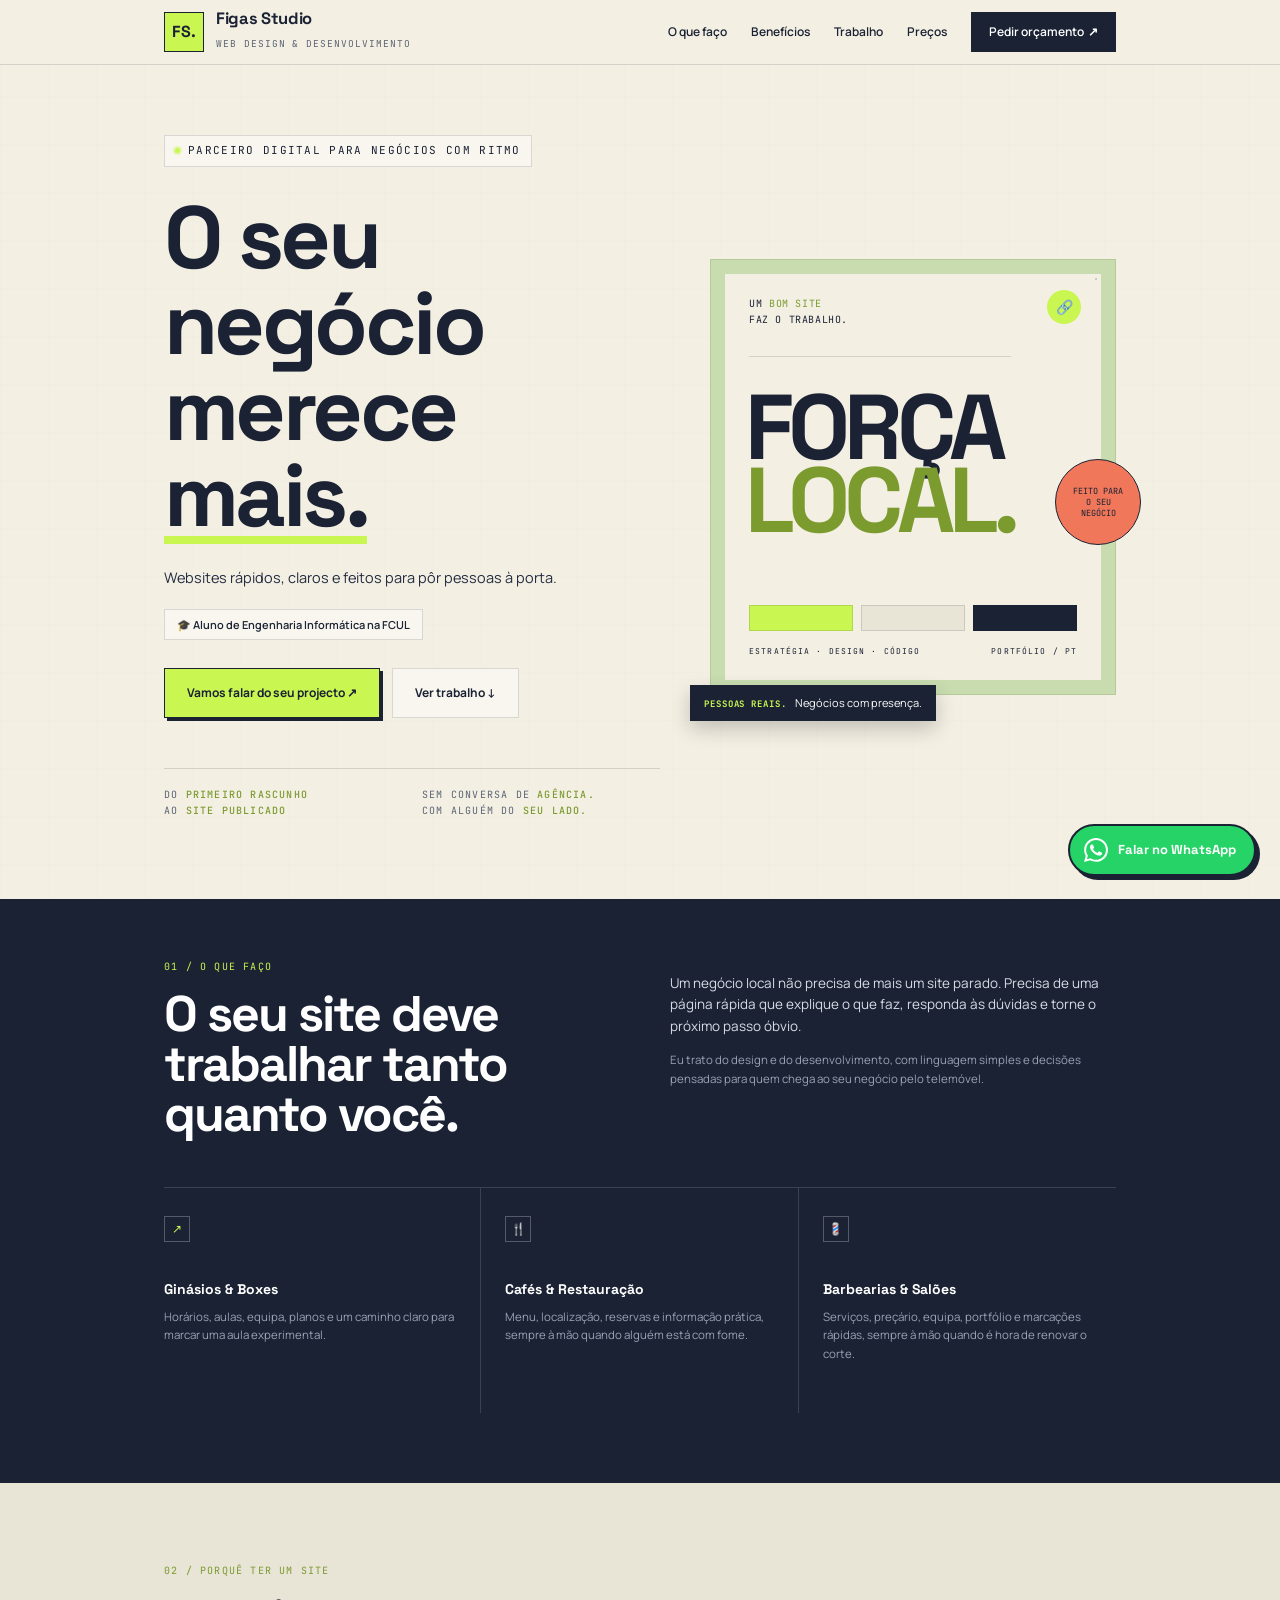
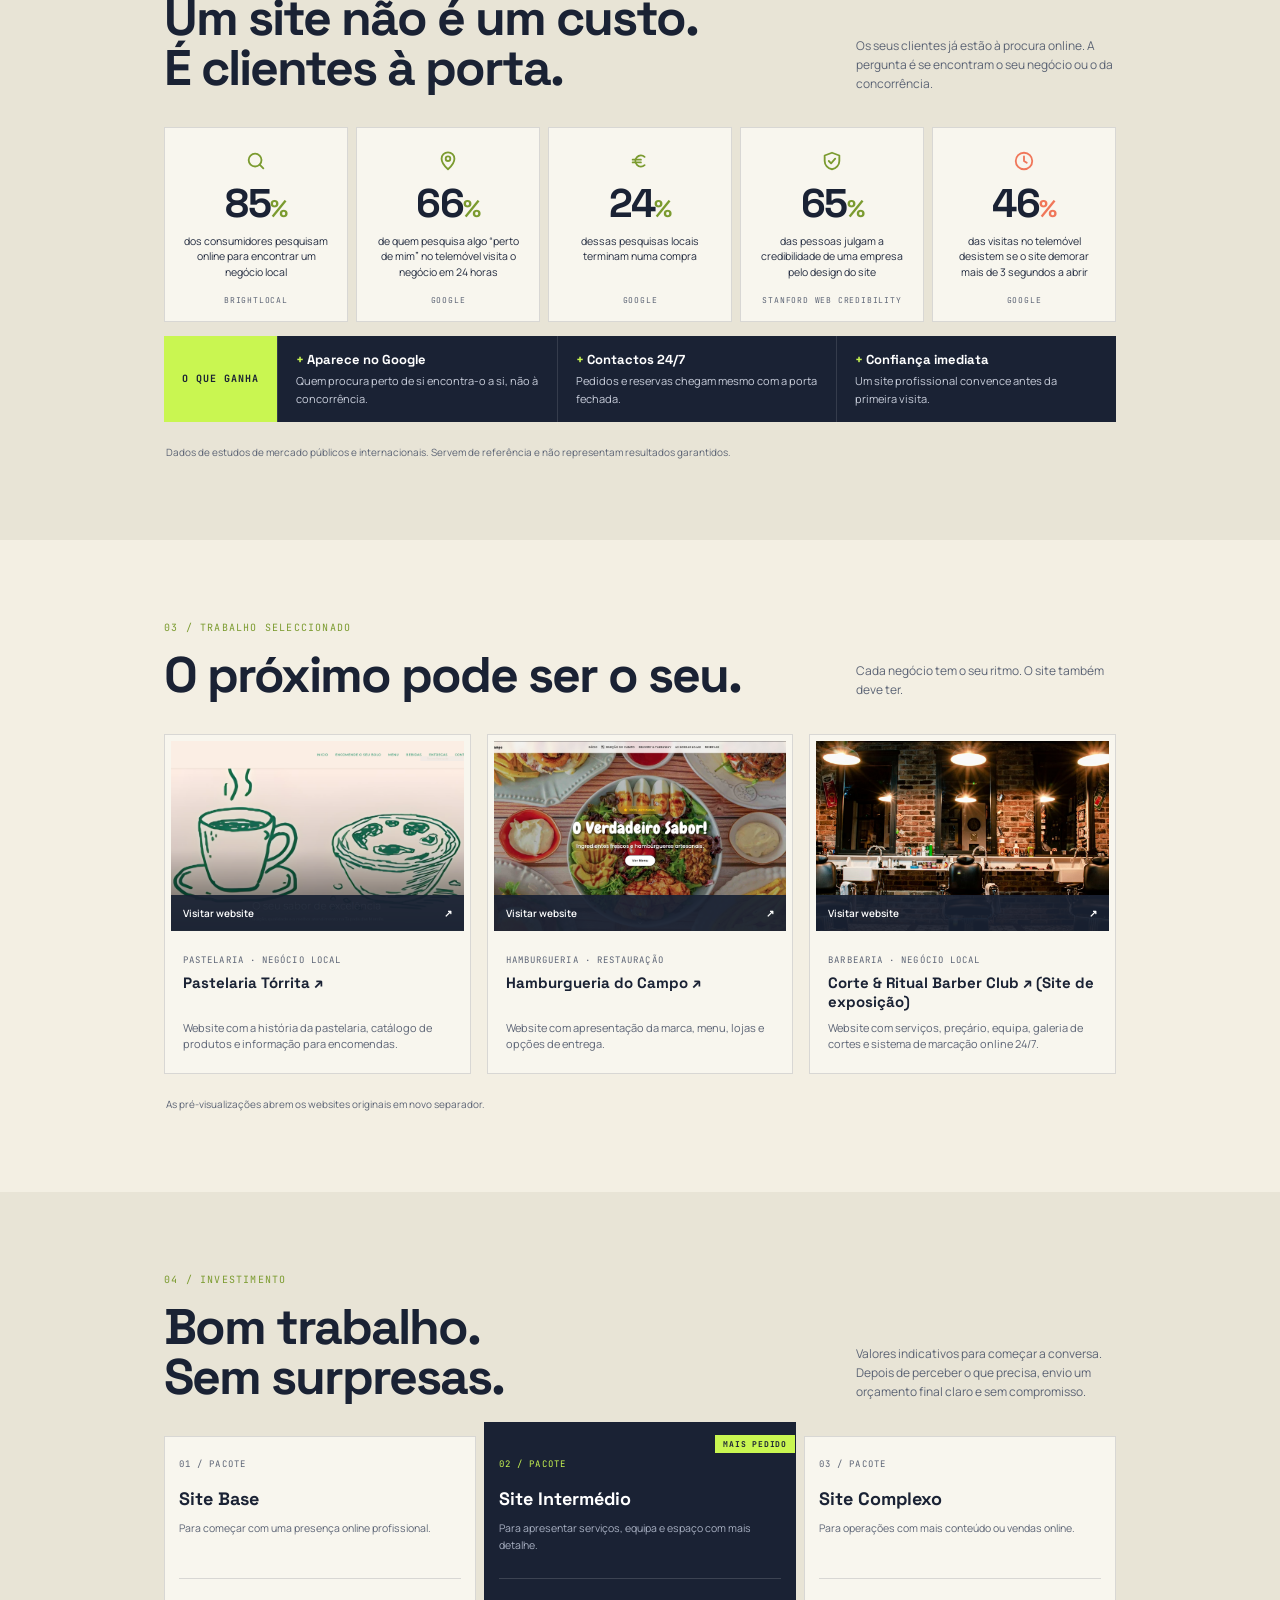
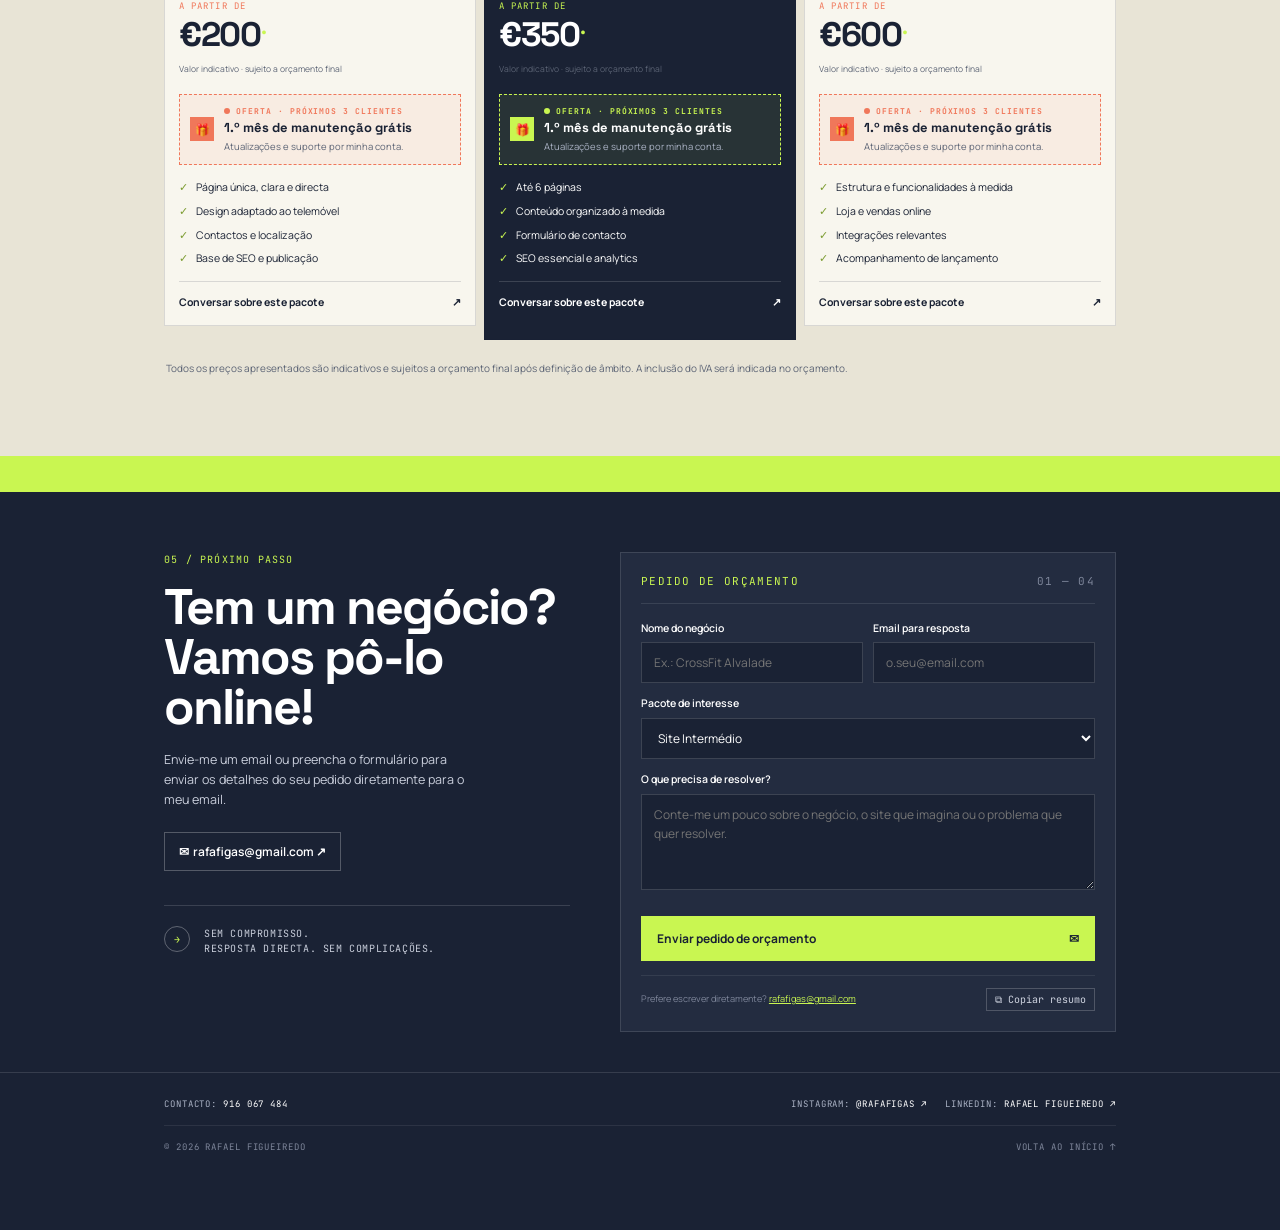
<file: index.html>
<!DOCTYPE html>
<html lang="pt-PT">

<head>
    <meta charset="UTF-8">
    <meta name="viewport" content="width=device-width, initial-scale=1, viewport-fit=cover">
    <title>Figas Studio | Web Design & Desenvolvimento para negócios locais</title>
    <meta name="description"
        content="Websites rápidos, claros e feitos para pôr pessoas à porta. Especialista em ginásios e boxes de CrossFit, cafés, padarias e restaurantes de bairro.">
    <link rel="icon" type="image/svg+xml" href="favicon.svg">

    <!-- Open Graph / WhatsApp / Facebook / LinkedIn -->
    <meta property="og:type" content="website">
    <meta property="og:url" content="https://figasstudio.com/">
    <meta property="og:title" content="Figas Studio | Web Design & Desenvolvimento para negócios locais">
    <meta property="og:description"
        content="Websites rápidos, claros e feitos para pôr pessoas à porta. Especialista em ginásios, cafés e restauração de bairro.">
    <meta property="og:image" content="https://figasstudio.com/og-image.png">
    <meta property="og:image:width" content="1200">
    <meta property="og:image:height" content="630">
    <meta property="og:image:type" content="image/png">
    <meta property="og:locale" content="pt_PT">

    <!-- Twitter Card -->
    <meta name="twitter:card" content="summary_large_image">
    <meta name="twitter:title" content="Figas Studio | Web Design & Desenvolvimento para negócios locais">
    <meta name="twitter:description"
        content="Websites rápidos, claros e feitos para pôr pessoas à porta. Especialista em ginásios, cafés e restauração de bairro.">
    <meta name="twitter:image" content="https://figasstudio.com/og-image.png">

    <link rel="preconnect" href="https://fonts.googleapis.com">
    <link rel="preconnect" href="https://fonts.gstatic.com" crossorigin>
    <link
        href="https://fonts.googleapis.com/css2?family=JetBrains+Mono:wght@400;500;700&family=Manrope:wght@400;500;600;700&family=Space+Grotesk:wght@500;600;700&display=swap"
        rel="stylesheet">
    <link rel="stylesheet" href="style.css?v=3">
</head>

<body>

    <header>
        <div class="wrap">
            <a href="#top" class="brand">
                <span class="logo">FS.</span>
                <span><b>Figas Studio</b><small>Web Design &amp; Desenvolvimento</small></span>
            </a>
            <nav>
                <a href="#servicos">O que faço</a>
                <a href="#beneficios">Benefícios</a>
                <a href="#trabalho">Trabalho</a>
                <a href="#precos">Preços</a>
                <a href="#contacto" class="btn-nav">Pedir orçamento &nbsp;↗</a>
            </nav>
        </div>
    </header>

    <main id="top">
        <section class="hero">
            <div class="wrap grid">
                <div>
                    <span class="tag mono"><i></i>Parceiro digital para negócios com ritmo</span>
                    <h1>O seu negócio merece <u>mais.</u></h1>
                    <p class="lead">Websites rápidos, claros e feitos para pôr pessoas à porta.</p>
                    <span class="badge">🎓 Aluno de Engenharia Informática na FCUL</span>
                    <div class="cta">
                        <a href="#contacto" class="btn lime">Vamos falar do seu projecto ↗</a>
                        <a href="#trabalho" class="btn ghost">Ver trabalho ↓</a>
                    </div>
                    <div class="hero-note mono">
                        <span>Do <b>primeiro rascunho</b><br>ao <b>site publicado</b></span>
                        <span>Sem conversa de <b>agência.</b><br>Com alguém do <b>seu lado.</b></span>
                    </div>
                </div>
                <div style="position:relative">
                    <div class="poster-wrap">
                        <div class="poster">
                            <div class="top">UM <span>BOM SITE</span><br>FAZ O TRABALHO.</div>
                            <div class="ic">🔗</div>
                            <div class="big">FORÇA<br><span class="g">LOCAL.</span></div>
                            <div class="swatches"><i style="background:var(--lime)"></i><i
                                    style="background:var(--cream2)"></i><i style="background:var(--navy)"></i></div>
                            <div class="foot"><span>ESTRATÉGIA · DESIGN · CÓDIGO</span><span>PORTFÓLIO / PT</span></div>
                        </div>
                        <div class="stamp">Feito para o seu negócio</div>
                    </div>
                    <div class="pill"><b>Pessoas reais.</b>Negócios com presença.</div>
                </div>
            </div>
        </section>

        <section class="dark" id="servicos">
            <div class="wrap">
                <div class="split reveal">
                    <div>
                        <div class="eyebrow">01 / O que faço</div>
                        <h2>O seu site deve trabalhar tanto quanto você.</h2>
                    </div>
                    <div class="txt">
                        <p>Um negócio local não precisa de mais um site parado. Precisa de uma página rápida que
                            explique o que faz, responda às dúvidas e torne o próximo passo óbvio.</p>
                        <p>Eu trato do design e do desenvolvimento, com linguagem simples e decisões pensadas para quem
                            chega ao seu negócio pelo telemóvel.</p>
                    </div>
                </div>
                <div class="cards reveal">
                    <div>
                        <div class="i">↗</div>
                        <h3>Ginásios &amp; Boxes</h3>
                        <p>Horários, aulas, equipa, planos e um caminho claro para marcar uma aula experimental.</p>
                    </div>
                    <div>
                        <div class="i">🍴</div>
                        <h3>Cafés &amp; Restauração</h3>
                        <p>Menu, localização, reservas e informação prática, sempre à mão quando alguém está com fome.
                        </p>
                    </div>
                    <div>
                        <div class="i">💈</div>
                        <h3>Barbearias &amp; Salões</h3>
                        <p>Serviços, preçário, equipa, portfólio e marcações rápidas, sempre à mão quando é hora de
                            renovar o corte.</p>
                    </div>
                </div>
            </div>
            <div style="height:70px"></div>
        </section>

        <section class="light alt" id="beneficios">
            <div class="wrap">
                <div class="eyebrow">02 / Porquê ter um site</div>
                <div class="head2 reveal">
                    <h2>Um site não é um custo.<br>É clientes à porta.</h2>
                    <p>Os seus clientes já estão à procura online. A pergunta é se encontram o seu negócio ou o da
                        concorrência.</p>
                </div>
                <div class="stats reveal">
                    <div class="stat">
                        <svg viewBox="0 0 24 24" aria-hidden="true">
                            <circle cx="11" cy="11" r="7" />
                            <path d="m20 20-4-4" />
                        </svg>
                        <b><span data-count="97">97</span><small>%</small></b>
                        <p>dos consumidores pesquisam online para encontrar um negócio local</p>
                        <cite>BrightLocal</cite>
                    </div>
                    <div class="stat">
                        <svg viewBox="0 0 24 24" aria-hidden="true">
                            <path d="M12 21s-7-6.2-7-11.5a7 7 0 0 1 14 0C19 14.8 12 21 12 21z" />
                            <circle cx="12" cy="9.5" r="2.5" />
                        </svg>
                        <b><span data-count="76">76</span><small>%</small></b>
                        <p>de quem pesquisa algo “perto de mim” no telemóvel visita o negócio em 24 horas</p>
                        <cite>Google</cite>
                    </div>
                    <div class="stat">
                        <svg viewBox="0 0 24 24" aria-hidden="true">
                            <path d="M17 7.5A6 6 0 1 0 17 16.5" />
                            <path d="M4 10.5h9M4 13.5h9" />
                        </svg>
                        <b><span data-count="28">28</span><small>%</small></b>
                        <p>dessas pesquisas locais terminam numa compra</p>
                        <cite>Google</cite>
                    </div>
                    <div class="stat">
                        <svg viewBox="0 0 24 24" aria-hidden="true">
                            <path d="M12 3 4 6v6c0 4.5 3.4 8.3 8 9 4.6-.7 8-4.5 8-9V6l-8-3z" />
                            <path d="m8.5 12 2.5 2.5 4.5-5" />
                        </svg>
                        <b><span data-count="75">75</span><small>%</small></b>
                        <p>das pessoas julgam a credibilidade de uma empresa pelo design do site</p>
                        <cite>Stanford Web Credibility</cite>
                    </div>
                    <div class="stat">
                        <svg viewBox="0 0 24 24" aria-hidden="true">
                            <circle cx="12" cy="12" r="9" />
                            <path d="M12 7v5l3 2" />
                        </svg>
                        <b><span data-count="53">53</span><small>%</small></b>
                        <p>das visitas no telemóvel desistem se o site demorar mais de 3 segundos a abrir</p>
                        <cite>Google</cite>
                    </div>
                </div>
                <div class="gains reveal">
                    <span class="gl">O que ganha</span>
                    <div><b>Aparece no Google</b>Quem procura perto de si encontra-o a si, não à concorrência.</div>
                    <div><b>Contactos 24/7</b>Pedidos e reservas chegam mesmo com a porta fechada.</div>
                    <div><b>Confiança imediata</b>Um site profissional convence antes da primeira visita.</div>
                </div>
                <p class="note">Dados de estudos de mercado públicos e internacionais. Servem de referência e não
                    representam resultados garantidos.</p>
            </div>
        </section>

        <section class="light" id="trabalho">
            <div class="wrap">
                <div class="eyebrow">03 / Trabalho seleccionado</div>
                <div class="head2 reveal">
                    <h2>O próximo pode ser o seu.</h2>
                    <p>Cada negócio tem o seu ritmo. O site também deve ter.</p>
                </div>
                <div class="projects reveal">
                    <article class="proj">
                        <a class="shot" href="https://www.pastelariatorrita.com" target="_blank" rel="noopener">
                            <img src="pastelaria-torrita.png" alt="Website Pastelaria Tórrita" class="shot-img"
                                width="1024" height="496" loading="lazy" decoding="async">
                            <div class="bar"><span>Visitar website</span><span>↗</span></div>
                        </a>
                        <div class="pinfo">
                            <div><span class="mono">Pastelaria · Negócio local</span>
                                <h3><a href="https://www.pastelariatorrita.com" target="_blank"
                                        rel="noopener">Pastelaria Tórrita ↗</a></h3>
                            </div>
                            <p>Website com a história da pastelaria, catálogo de produtos e informação para encomendas.
                            </p>
                        </div>
                    </article>
                    <article class="proj">
                        <a class="shot" href="https://rafafigas12.github.io/HamburgueriaCampo/" target="_blank"
                            rel="noopener">
                            <img src="hamburgueria-campo.jpg" alt="Website Hamburgueria Campo" class="shot-img"
                                width="1024" height="530" loading="lazy" decoding="async">
                            <div class="bar"><span>Visitar website</span><span>↗</span></div>
                        </a>
                        <div class="pinfo">
                            <div><span class="mono">Hamburgueria · Restauração</span>
                                <h3><a href="https://rafafigas12.github.io/HamburgueriaCampo/" target="_blank"
                                        rel="noopener">Hamburgueria do Campo ↗</a></h3>
                            </div>
                            <p>Website com apresentação da marca, menu, lojas e opções de entrega.</p>
                        </div>
                    </article>
                    <article class="proj">
                        <a class="shot" href="https://rafafigas12.github.io/Corte-Ritual_BarberShop/" target="_blank"
                            rel="noopener">
                            <img src="corte-ritual.jpg" alt="Website Corte &amp; Ritual Barber Club"
                                class="shot-img center-pos" width="1200" height="630" loading="lazy" decoding="async">
                            <div class="bar"><span>Visitar website</span><span>↗</span></div>
                        </a>
                        <div class="pinfo">
                            <div><span class="mono">Barbearia · Negócio local</span>
                                <h3><a href="https://rafafigas12.github.io/Corte-Ritual_BarberShop/" target="_blank"
                                        rel="noopener">Corte &amp; Ritual Barber Club ↗</a> (Site de exposição)</h3>
                            </div>
                            <p>Website com serviços, preçário, equipa, galeria de cortes e sistema de marcação online
                                24/7.
                            </p>
                        </div>
                    </article>
                </div>
                <p class="note">As pré-visualizações abrem os websites originais em novo separador.</p>
            </div>
        </section>

        <section class="light alt" id="precos">
            <div class="wrap">
                <div class="eyebrow">04 / Investimento</div>
                <div class="head2 reveal">
                    <h2>Bom trabalho.<br>Sem surpresas.</h2>
                    <p>Valores indicativos para começar a conversa. Depois de perceber o que precisa, envio um orçamento
                        final claro e sem compromisso.</p>
                </div>
                <div class="prices reveal">
                    <div class="price">
                        <span class="mono">01 / Pacote</span>
                        <h3>Site Base</h3>
                        <p>Para começar com uma presença online profissional.</p>
                        <div class="from"><span class="mono">A partir de</span><b>€200<sup>.</sup></b><small>Valor
                                indicativo · sujeito a orçamento final</small></div>
                        <div class="promo">
                            <span class="promo-ico" aria-hidden="true">🎁</span>
                            <span class="promo-tag"><i></i>Oferta · próximos 3 clientes</span>
                            <strong>1.º mês de manutenção grátis</strong>
                            <small>Atualizações e suporte por minha conta.</small>
                        </div>
                        <ul>
                            <li>Página única, clara e directa</li>
                            <li>Design adaptado ao telemóvel</li>
                            <li>Contactos e localização</li>
                            <li>Base de SEO e publicação</li>
                        </ul>
                        <a class="go" href="#contacto" data-pack="Site Base">Conversar sobre este pacote
                            <span>↗</span></a>
                    </div>
                    <div class="price feat">
                        <span class="ribbon">Mais pedido</span>
                        <span class="mono">02 / Pacote</span>
                        <h3>Site Intermédio</h3>
                        <p>Para apresentar serviços, equipa e espaço com mais detalhe.</p>
                        <div class="from"><span class="mono">A partir de</span><b>€350<sup>.</sup></b><small>Valor
                                indicativo · sujeito a orçamento final</small></div>
                        <div class="promo">
                            <span class="promo-ico" aria-hidden="true">🎁</span>
                            <span class="promo-tag"><i></i>Oferta · próximos 3 clientes</span>
                            <strong>1.º mês de manutenção grátis</strong>
                            <small>Atualizações e suporte por minha conta.</small>
                        </div>
                        <ul>
                            <li>Até 6 páginas</li>
                            <li>Conteúdo organizado à medida</li>
                            <li>Formulário de contacto</li>
                            <li>SEO essencial e analytics</li>
                        </ul>
                        <a class="go" href="#contacto" data-pack="Site Intermédio">Conversar sobre este pacote
                            <span>↗</span></a>
                    </div>
                    <div class="price">
                        <span class="mono">03 / Pacote</span>
                        <h3>Site Complexo</h3>
                        <p>Para operações com mais conteúdo ou vendas online.</p>
                        <div class="from"><span class="mono">A partir de</span><b>€600<sup>.</sup></b><small>Valor
                                indicativo · sujeito a orçamento final</small></div>
                        <div class="promo">
                            <span class="promo-ico" aria-hidden="true">🎁</span>
                            <span class="promo-tag"><i></i>Oferta · próximos 3 clientes</span>
                            <strong>1.º mês de manutenção grátis</strong>
                            <small>Atualizações e suporte por minha conta.</small>
                        </div>
                        <ul>
                            <li>Estrutura e funcionalidades à medida</li>
                            <li>Loja e vendas online</li>
                            <li>Integrações relevantes</li>
                            <li>Acompanhamento de lançamento</li>
                        </ul>
                        <a class="go" href="#contacto" data-pack="Site Complexo">Conversar sobre este pacote
                            <span>↗</span></a>
                    </div>
                </div>
                <p class="note" style="margin-top:34px">Todos os preços apresentados são indicativos e sujeitos a
                    orçamento final após definição de âmbito. A inclusão do IVA será indicada no orçamento.</p>
            </div>
        </section>

        <section id="contacto">
            <div class="stripe"></div>
            <div class="inner">
                <div class="wrap cgrid">
                    <div class="reveal">
                        <div class="eyebrow" style="color:var(--lime)">05 / Próximo passo</div>
                        <h2 style="font-size:clamp(35px,5vw,50px)">Tem um negócio?<br>Vamos pô-lo online!</h2>
                        <p style="margin-top:18px;font-size:12.5px;color:#c9cedb;max-width:300px">Envie-me um email ou
                            preencha o formulário para enviar os detalhes do seu pedido diretamente para o meu email.
                        </p>
                        <a class="mailbtn" href="mailto:rafafigas@gmail.com">✉ &nbsp;rafafigas@gmail.com ↗</a>
                        <div class="promise"><i>→</i><span>Sem compromisso.<br>Resposta directa. Sem
                                complicações.</span></div>
                    </div>
                    <form class="form reveal" id="form" action="https://api.web3forms.com/submit"
                        method="POST">
                        <div class="fh mono"><span>Pedido de orçamento</span><span>01 — 04</span></div>
                        <input type="hidden" name="access_key" id="access_key" value="35f88c13-7fc6-4d8f-a2d9-42ffc231459a">
                        <input type="hidden" name="subject" value="Novo pedido de orçamento">
                        <input type="hidden" name="from_name" value="Figas Studio Portfólio">
                        <input type="checkbox" name="botcheck" class="hidden" style="display:none">
                        <div class="row">
                            <div><label for="nome" style="margin-top:0">Nome do negócio</label><input id="nome"
                                    name="nome" placeholder="Ex.: CrossFit Alvalade" required></div>
                            <div><label for="email" style="margin-top:0">Email para resposta</label><input id="email"
                                    name="email" type="email" placeholder="o.seu@email.com" required></div>
                        </div>
                        <label for="pacote">Pacote de interesse</label>
                        <select id="pacote" name="pacote">
                            <option>Site Base</option>
                            <option selected>Site Intermédio</option>
                            <option>Site Complexo</option>
                            <option>Ainda não tenho a certeza</option>
                        </select>
                        <label for="msg">O que precisa de resolver?</label>
                        <textarea id="msg" name="mensagem"
                            placeholder="Conte-me um pouco sobre o negócio, o site que imagina ou o problema que quer resolver."></textarea>
                        <button class="submit" id="submitBtn" type="submit"><span id="submitText">Enviar pedido de
                                orçamento</span><span id="submitIcon">✉</span></button>
                        <div id="formStatus" class="form-status" role="alert"></div>
                        <div class="form-footer-note">
                            <small>Prefere escrever diretamente? <a
                                    href="mailto:rafafigas@gmail.com">rafafigas@gmail.com</a></small>
                            <button type="button" class="copy-btn" id="copyBtn">⧉ Copiar resumo</button>
                        </div>
                    </form>
                </div>
            </div>
            <footer>
                <div class="wrap">
                    <div class="footer-row footer-contacts">
                        <span>Contacto: <a href="tel:+351916067484">916 067 484</a></span>
                        <div class="footer-contacts-group">
                            <span>Instagram: <a href="https://www.instagram.com/rafafigas" target="_blank"
                                    rel="noopener noreferrer">@rafafigas ↗</a></span>
                            <span>LinkedIn: <a
                                    href="https://www.linkedin.com/in/rafael-figueiredo-5317ba358?utm_source=share_via&amp;utm_content=profile&amp;utm_medium=member_ios"
                                    target="_blank" rel="noopener noreferrer">Rafael Figueiredo ↗</a></span>
                        </div>
                    </div>
                    <div class="footer-row footer-meta">
                        <span>© 2026 Rafael Figueiredo</span>

                        <a href="#top">Volta ao início ↑</a>
                    </div>
                </div>
            </footer>
        </section>

        <!-- WhatsApp Floating Button -->
        <a href="https://wa.me/351916067484?text=Ol%C3%A1%20Rafael!%20Gostaria%20de%20falar%20sobre%20um%20website."
            class="whatsapp-float" target="_blank" rel="noopener noreferrer" aria-label="Conversar no WhatsApp">
            <span class="whatsapp-pulse"></span>
            <svg class="whatsapp-icon" viewBox="0 0 24 24">
                <path
                    d="M.057 24l1.687-6.163c-1.041-1.804-1.588-3.849-1.587-5.946.003-6.556 5.338-11.891 11.893-11.891 3.181.001 6.167 1.24 8.413 3.488 2.245 2.248 3.481 5.236 3.48 8.414-.003 6.557-5.338 11.892-11.893 11.892-1.99-.001-3.951-.5-5.688-1.448l-6.305 1.654zm6.597-3.807c1.676.995 3.276 1.591 5.392 1.592 5.448 0 9.886-4.434 9.889-9.885.002-5.462-4.415-9.89-9.881-9.892-5.452 0-9.887 4.434-9.889 9.884-.001 2.225.651 3.891 1.746 5.634l-.999 3.648 3.742-.981zm11.387-5.464c-.074-.124-.272-.198-.57-.347-.297-.149-1.758-.868-2.031-.967-.272-.099-.47-.149-.669.149-.198.297-.768.967-.941 1.165-.173.198-.347.223-.644.074-.297-.149-1.255-.462-2.39-1.475-.883-.788-1.48-1.761-1.653-2.059-.173-.297-.018-.458.13-.606.134-.133.297-.347.446-.521.151-.172.2-.296.3-.495.099-.198.05-.372-.025-.521-.075-.148-.669-1.611-.916-2.206-.242-.579-.487-.501-.669-.51l-.57-.01c-.198 0-.52.074-.792.372s-1.04 1.016-1.04 2.479 1.065 2.876 1.213 3.074c.149.198 2.095 3.2 5.076 4.487.709.306 1.263.489 1.694.626.712.226 1.36.194 1.872.118.571-.085 1.758-.719 2.006-1.413.248-.695.248-1.29.173-1.414z" />
            </svg>
            <span class="whatsapp-label">Falar no WhatsApp</span>
        </a>
    </main>

    <script src="script.js?v=4"></script>
</body>

</html>
</file>
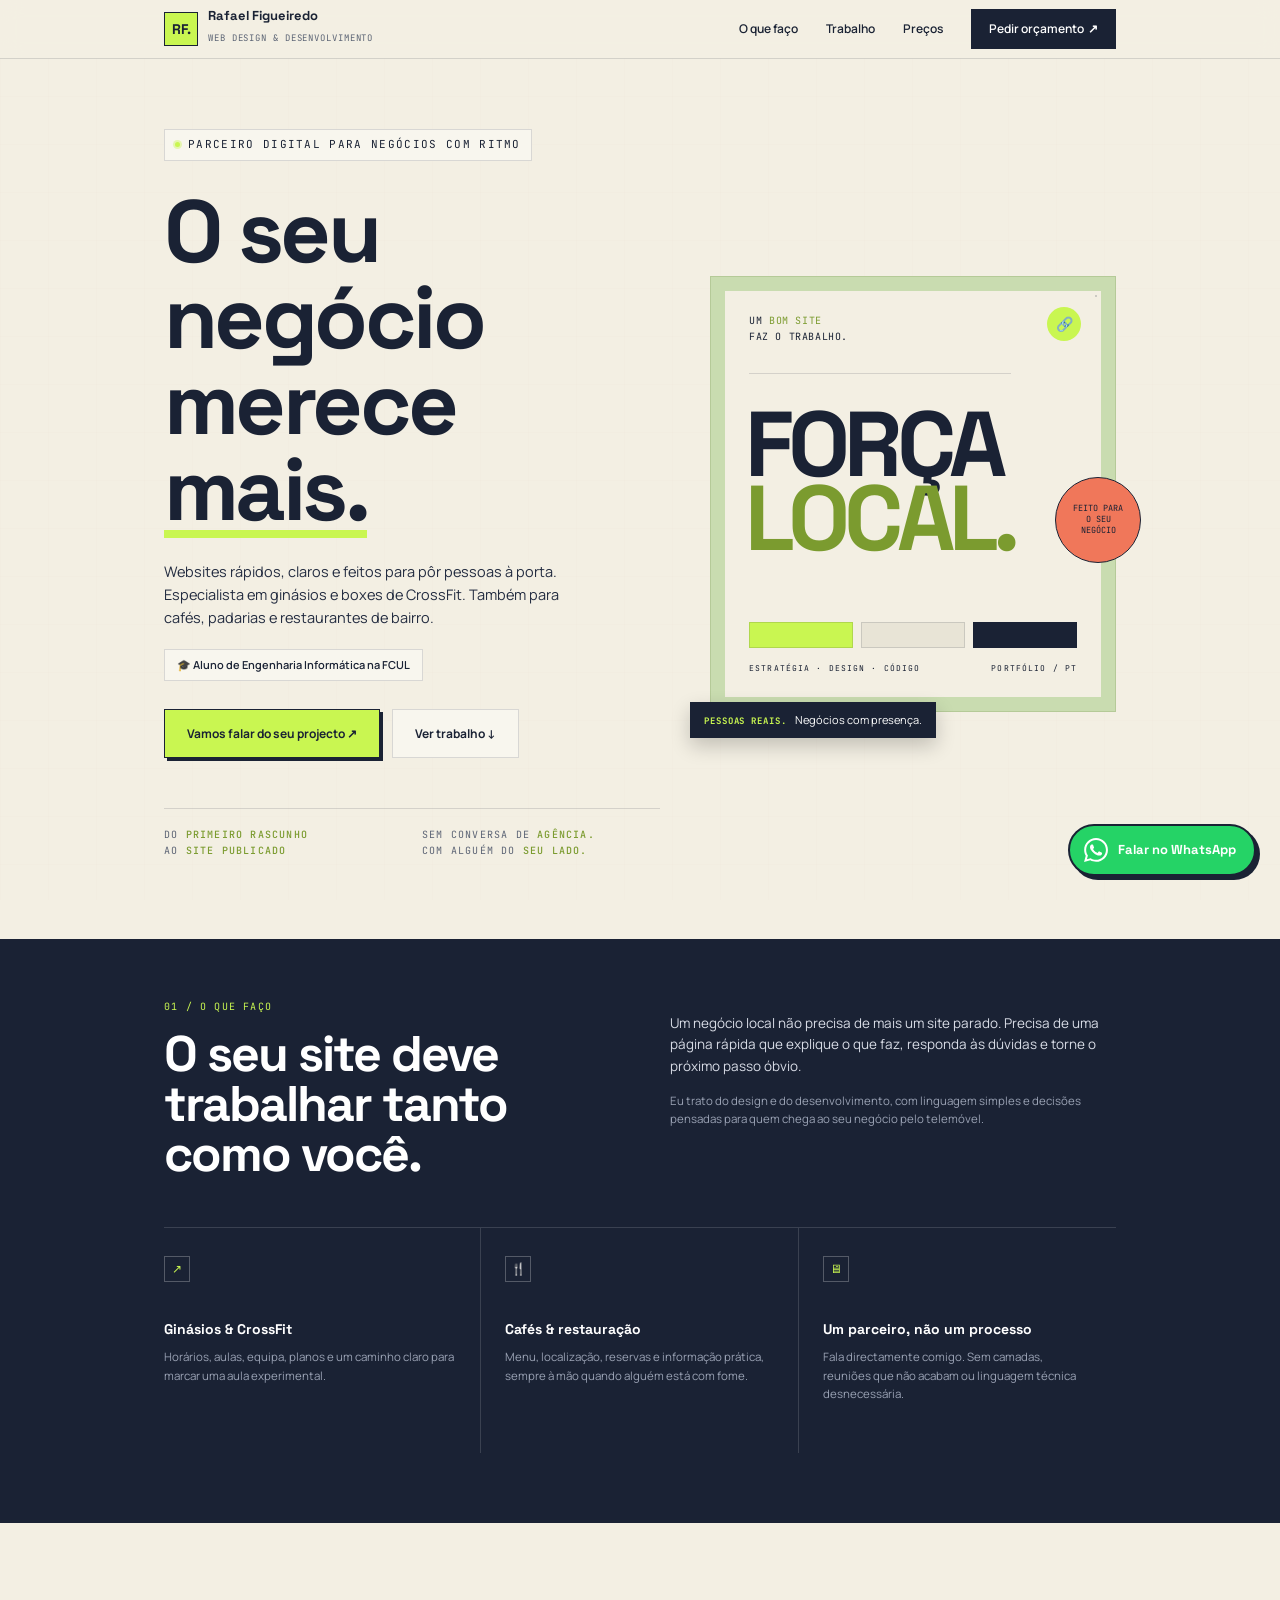
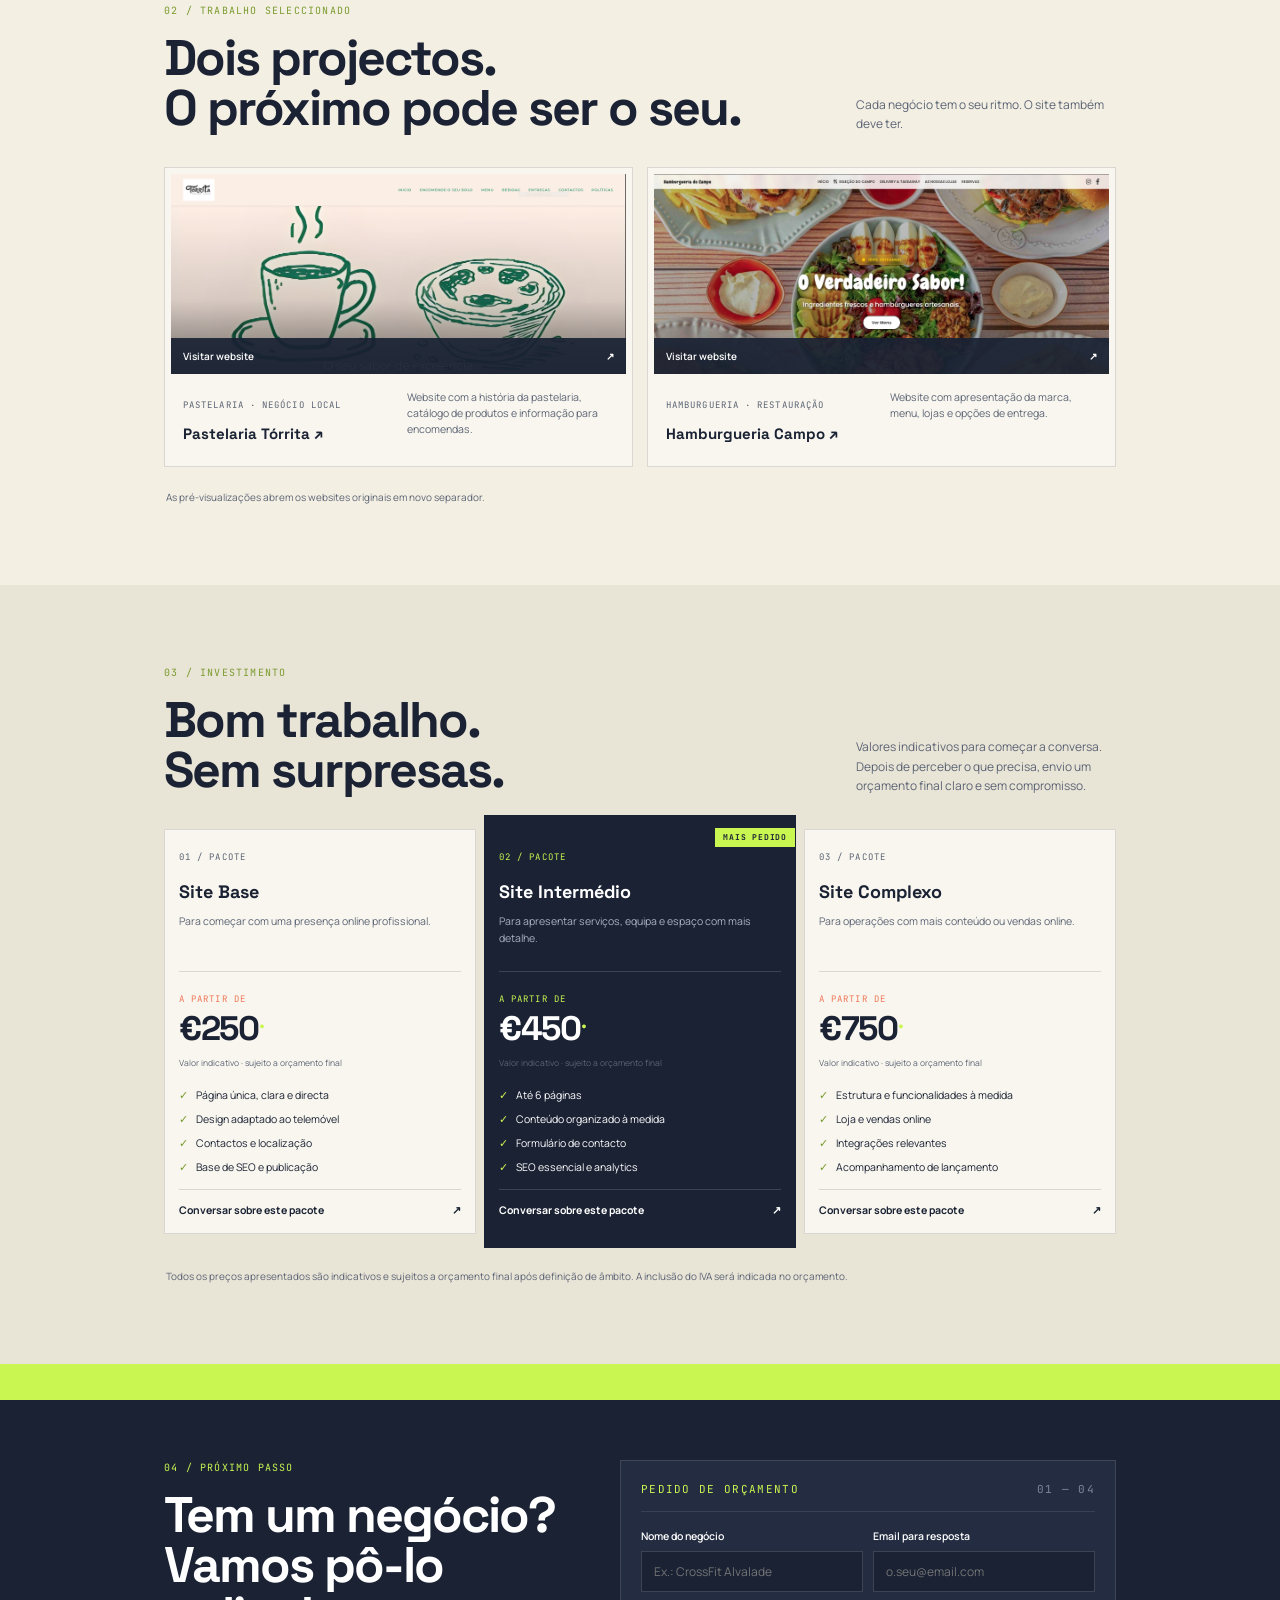
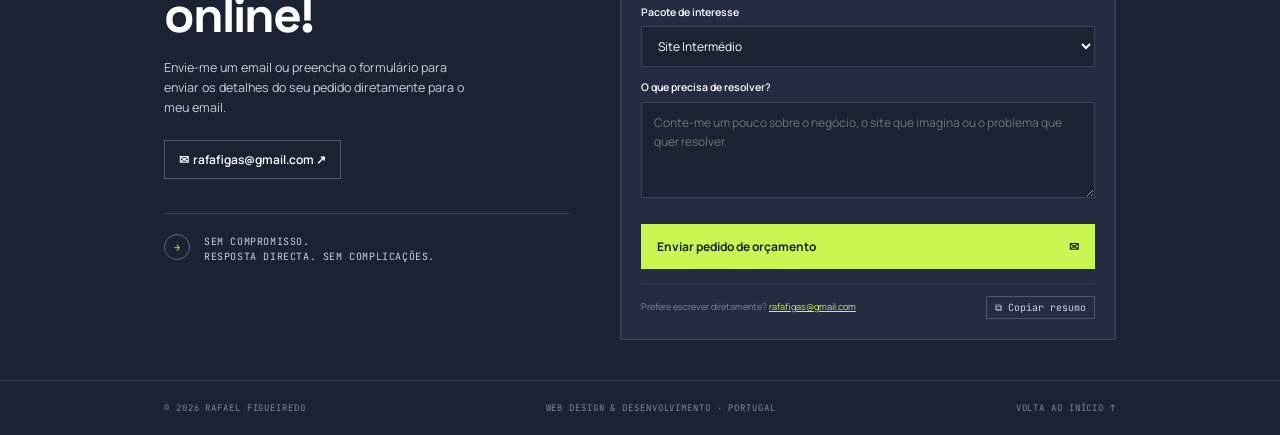
<file: index1.html>
<!DOCTYPE html>
<html lang="pt-PT">

<head>
    <meta charset="UTF-8">
    <meta name="viewport" content="width=device-width, initial-scale=1">
    <title>Rafael Figueiredo | Web Design & Desenvolvimento para negócios locais</title>
    <meta name="description"
        content="Websites rápidos, claros e feitos para pôr pessoas à porta. Especialista em ginásios e boxes de CrossFit, cafés, padarias e restaurantes de bairro.">
    <link rel="preconnect" href="https://fonts.googleapis.com">
    <link rel="preconnect" href="https://fonts.gstatic.com" crossorigin>
    <link
        href="https://fonts.googleapis.com/css2?family=JetBrains+Mono:wght@400;500;700&family=Manrope:wght@400;500;600;700&family=Space+Grotesk:wght@500;600;700&display=swap"
        rel="stylesheet">
    <style>
        :root {
            --cream: #f3efe3;
            --cream2: #e8e4d6;
            --paper: #f8f6ee;
            --navy: #1a2234;
            --navy2: #232c40;
            --ink: #1a2234;
            --lime: #c9f651;
            --green: #7b9b2f;
            --sage: #c9dcb0;
            --coral: #f0775a;
            --muted: #5c6475;
            --line: rgba(26, 34, 52, .14);
            --head: 'Space Grotesk', sans-serif;
            --body: 'Manrope', sans-serif;
            --mono: 'JetBrains Mono', monospace;
        }

        * {
            box-sizing: border-box;
            margin: 0;
            padding: 0
        }

        html {
            scroll-behavior: smooth
        }

        body {
            font-family: var(--body);
            background: var(--cream);
            color: var(--ink);
            line-height: 1.6;
            background-image: linear-gradient(var(--line) 1px, transparent 1px), linear-gradient(90deg, var(--line) 1px, transparent 1px);
            background-size: 48px 48px;
            background-attachment: fixed;
            background-blend-mode: soft-light
        }

        a {
            color: inherit;
            text-decoration: none
        }

        .wrap {
            max-width: 1000px;
            margin: 0 auto;
            padding: 0 24px
        }

        .mono {
            font-family: var(--mono);
            text-transform: uppercase;
            letter-spacing: .12em;
            font-size: 11px
        }

        /* header */
        header {
            position: sticky;
            top: 0;
            z-index: 50;
            background: rgba(243, 239, 227, .88);
            backdrop-filter: blur(10px);
            border-bottom: 1px solid var(--line)
        }

        header .wrap {
            display: flex;
            align-items: center;
            justify-content: space-between;
            height: 58px
        }

        .brand {
            display: flex;
            align-items: center;
            gap: 10px
        }

        .logo {
            width: 34px;
            height: 34px;
            background: var(--lime);
            display: grid;
            place-items: center;
            font-family: var(--head);
            font-weight: 700;
            font-size: 14px;
            border: 1px solid var(--navy)
        }

        .brand b {
            display: block;
            font-family: var(--head);
            font-size: 13px;
            line-height: 1.1
        }

        .brand small {
            font-family: var(--mono);
            font-size: 9px;
            letter-spacing: .1em;
            text-transform: uppercase;
            color: var(--muted)
        }

        nav {
            display: flex;
            align-items: center;
            gap: 28px;
            font-size: 12px;
            font-weight: 600
        }

        nav a:not(.btn-nav) {
            position: relative
        }

        nav a:not(.btn-nav)::after {
            content: "";
            position: absolute;
            left: 0;
            bottom: -4px;
            height: 2px;
            width: 0;
            background: var(--lime);
            transition: .25s
        }

        nav a:not(.btn-nav):hover::after {
            width: 100%
        }

        .btn-nav {
            background: var(--navy);
            color: #fff;
            padding: 10px 18px;
            transition: .2s
        }

        .btn-nav:hover {
            background: var(--green)
        }

        /* hero */
        .hero {
            padding: 70px 0 50px
        }

        .hero .grid {
            display: grid;
            grid-template-columns: 1.1fr .9fr;
            gap: 50px;
            align-items: center
        }

        .tag {
            display: inline-flex;
            align-items: center;
            gap: 8px;
            border: 1px solid var(--line);
            background: var(--paper);
            padding: 6px 10px;
            margin-bottom: 28px
        }

        .tag i {
            width: 5px;
            height: 5px;
            background: var(--lime);
            border-radius: 50%;
            display: block;
            box-shadow: 0 0 0 2px rgba(201, 246, 81, .4)
        }

        h1 {
            font-family: var(--head);
            font-size: clamp(52px, 8vw, 88px);
            line-height: .98;
            letter-spacing: -.04em;
            font-weight: 700
        }

        h1 u {
            text-decoration: none;
            background: linear-gradient(var(--lime), var(--lime)) 0 92%/100% 8px no-repeat
        }

        .hero p.lead {
            margin-top: 26px;
            max-width: 410px;
            color: var(--navy2);
            font-size: 14.5px
        }

        .badge {
            display: inline-flex;
            align-items: center;
            gap: 8px;
            border: 1px solid var(--line);
            background: var(--paper);
            padding: 6px 12px;
            font-size: 11px;
            margin-top: 20px;
            font-weight: 600
        }

        .cta {
            display: flex;
            gap: 12px;
            margin-top: 28px
        }

        .btn {
            display: inline-flex;
            align-items: center;
            gap: 14px;
            padding: 14px 22px;
            font-size: 12px;
            font-weight: 700;
            border: 1px solid var(--navy);
            transition: .2s
        }

        .btn.lime {
            background: var(--lime);
            box-shadow: 3px 3px 0 var(--navy)
        }

        .btn.lime:hover {
            transform: translate(-2px, -2px);
            box-shadow: 5px 5px 0 var(--navy)
        }

        .btn.ghost {
            background: var(--paper);
            border-color: var(--line)
        }

        .btn.ghost:hover {
            border-color: var(--navy)
        }

        .hero-note {
            display: grid;
            grid-template-columns: 1fr 1fr;
            gap: 20px;
            margin-top: 50px;
            padding-top: 18px;
            border-top: 1px solid var(--line);
            color: var(--muted);
            font-size: 10px
        }

        .hero-note span b {
            color: var(--green);
            font-weight: 500
        }

        /* poster */
        .poster-wrap {
            position: relative;
            padding: 14px;
            background: var(--sage);
            animation: float 6s ease-in-out infinite;
            border: 1px solid #b5ca98
        }

        @keyframes float {
            50% {
                transform: translateY(-8px)
            }
        }

        .poster {
            background: var(--cream);
            padding: 22px 24px;
            aspect-ratio: 1/1.08;
            position: relative;
            display: flex;
            flex-direction: column;
            background-image: radial-gradient(rgba(26, 34, 52, .18) 1px, transparent 1px);
            background-size: 10px 10px;
            background-position: right top;
            background-repeat: no-repeat
        }

        .poster .top {
            font-family: var(--mono);
            font-size: 10px;
            letter-spacing: .06em;
            color: var(--navy);
            padding-bottom: 28px;
            border-bottom: 1px solid var(--line);
            width: 80%
        }

        .poster .top span {
            color: var(--green)
        }

        .poster .ic {
            position: absolute;
            right: 20px;
            top: 16px;
            width: 34px;
            height: 34px;
            border-radius: 50%;
            background: var(--lime);
            display: grid;
            place-items: center;
            font-size: 14px
        }

        .poster .big {
            font-family: var(--head);
            font-weight: 700;
            letter-spacing: -.06em;
            line-height: .8;
            font-size: clamp(58px, 8vw, 92px);
            margin-top: 34px;
            margin-left: -4px
        }

        .poster .big .g {
            color: var(--green)
        }

        .swatches {
            display: grid;
            grid-template-columns: repeat(3, 1fr);
            gap: 8px;
            margin-top: auto
        }

        .swatches i {
            height: 26px;
            display: block;
            border: 1px solid var(--line)
        }

        .poster .foot {
            display: flex;
            justify-content: space-between;
            margin-top: 14px;
            font-family: var(--mono);
            font-size: 8px;
            letter-spacing: .14em
        }

        .stamp {
            position: absolute;
            right: -26px;
            top: 46%;
            width: 86px;
            height: 86px;
            border-radius: 50%;
            background: var(--coral);
            display: grid;
            place-items: center;
            text-align: center;
            font-family: var(--mono);
            font-size: 8.5px;
            line-height: 1.3;
            text-transform: uppercase;
            padding: 14px;
            animation: spin 18s linear infinite;
            border: 1px solid var(--navy)
        }

        @keyframes spin {
            to {
                transform: rotate(360deg)
            }
        }

        .pill {
            position: absolute;
            left: -20px;
            bottom: -26px;
            background: var(--navy);
            color: #fff;
            padding: 9px 14px;
            font-size: 11px;
            box-shadow: 0 8px 20px rgba(0, 0, 0, .2)
        }

        .pill b {
            color: var(--lime);
            font-family: var(--mono);
            font-size: 9px;
            letter-spacing: .1em;
            text-transform: uppercase;
            margin-right: 8px
        }

        /* sections */
        .dark {
            background: var(--navy);
            color: #fff;
            padding: 60px 0 0;
            margin-top: 30px;
            position: relative
        }

        .eyebrow {
            font-family: var(--mono);
            font-size: 10px;
            letter-spacing: .12em;
            text-transform: uppercase;
            color: var(--green)
        }

        .dark .eyebrow {
            color: var(--lime)
        }

        h2 {
            font-family: var(--head);
            font-size: clamp(34px, 5vw, 50px);
            line-height: 1;
            letter-spacing: -.04em;
            font-weight: 700;
            margin-top: 14px
        }

        .split {
            display: grid;
            grid-template-columns: 1fr 1fr;
            gap: 60px;
            align-items: start
        }

        .split .txt {
            color: #d8dce6;
            font-size: 13.5px;
            padding-top: 14px
        }

        .split .txt p+p {
            margin-top: 14px;
            font-size: 11.5px;
            color: #9aa2b4
        }

        .cards {
            display: grid;
            grid-template-columns: repeat(3, 1fr);
            margin-top: 48px;
            border-top: 1px solid rgba(255, 255, 255, .14)
        }

        .cards>div {
            padding: 28px 24px 50px 0;
            border-right: 1px solid rgba(255, 255, 255, .14);
            transition: .3s
        }

        .cards>div+div {
            padding-left: 24px
        }

        .cards>div:last-child {
            border-right: 0
        }

        .cards>div:hover {
            transform: translateY(-4px)
        }

        .cards .i {
            width: 26px;
            height: 26px;
            border: 1px solid rgba(255, 255, 255, .25);
            display: grid;
            place-items: center;
            font-size: 12px;
            margin-bottom: 36px;
            color: var(--lime)
        }

        .cards div:nth-child(2) .i {
            color: var(--coral)
        }

        .cards h3 {
            font-family: var(--head);
            font-size: 14px;
            margin-bottom: 8px
        }

        .cards p {
            font-size: 11.5px;
            color: #9aa2b4
        }

        section.light {
            padding: 80px 0
        }

        section.alt {
            background: var(--cream2)
        }

        .head2 {
            display: flex;
            justify-content: space-between;
            align-items: flex-end;
            gap: 40px
        }

        .head2 p {
            font-size: 12px;
            color: var(--muted);
            max-width: 260px
        }

        .projects {
            display: grid;
            grid-template-columns: 1fr 1fr;
            gap: 14px;
            margin-top: 34px
        }

        .proj {
            background: var(--paper);
            border: 1px solid var(--line);
            padding: 6px;
            transition: .3s
        }

        .proj:hover {
            transform: translateY(-4px);
            box-shadow: 0 14px 30px rgba(26, 34, 52, .12)
        }

        .shot {
            height: 200px;
            position: relative;
            overflow: hidden;
            display: block;
            background: var(--navy2)
        }

        .shot-img {
            width: 100%;
            height: 100%;
            object-fit: cover;
            object-position: top center;
            display: block;
            transition: transform .4s ease
        }

        .shot:hover .shot-img {
            transform: scale(1.05)
        }

        .shot .bar {
            position: absolute;
            left: 0;
            right: 0;
            bottom: 0;
            background: rgba(26, 34, 52, .92);
            color: #fff;
            font-size: 10px;
            font-weight: 600;
            padding: 10px 12px;
            display: flex;
            justify-content: space-between;
            transform: translateY(0);
            transition: .3s;
            z-index: 2
        }

        .shot:hover .bar {
            background: var(--navy)
        }

        .pinfo {
            display: grid;
            grid-template-columns: 1fr 1fr;
            gap: 16px;
            padding: 16px 12px 14px
        }

        .pinfo .mono {
            font-size: 9px;
            color: var(--muted)
        }

        .pinfo h3 {
            font-family: var(--head);
            font-size: 15px;
            margin-top: 6px
        }

        .pinfo h3 a {
            transition: color .2s
        }

        .pinfo h3 a:hover {
            color: var(--green)
        }

        .pinfo p {
            font-size: 10.5px;
            color: var(--muted);
            line-height: 1.5
        }

        .note {
            font-size: 10px;
            color: var(--muted);
            margin-top: 22px;
            padding-left: 2px
        }

        .prices {
            display: grid;
            grid-template-columns: repeat(3, 1fr);
            gap: 8px;
            margin-top: 34px;
            align-items: stretch
        }

        .price {
            background: var(--paper);
            border: 1px solid var(--line);
            padding: 20px 14px 14px;
            display: flex;
            flex-direction: column;
            position: relative;
            transition: .3s
        }

        .price:hover {
            transform: translateY(-4px)
        }

        .price.feat {
            background: var(--navy);
            color: #fff;
            margin: -14px 0;
            padding-top: 34px;
            padding-bottom: 28px
        }

        .price .mono {
            font-size: 9px;
            color: var(--muted)
        }

        .price.feat .mono {
            color: var(--lime)
        }

        .price h3 {
            font-family: var(--head);
            font-size: 18px;
            margin: 14px 0 6px
        }

        .price>p {
            font-size: 10.5px;
            color: var(--muted);
            min-height: 44px
        }

        .price.feat>p {
            color: #aab2c4
        }

        .from {
            margin-top: 14px;
            padding-top: 12px;
            border-top: 1px solid var(--line)
        }

        .price.feat .from {
            border-color: rgba(255, 255, 255, .15)
        }

        .from .mono {
            color: var(--coral)
        }

        .from b {
            display: block;
            font-family: var(--head);
            font-size: 34px;
            letter-spacing: -.04em;
            line-height: 1.1
        }

        .from b sup {
            color: var(--lime);
            font-size: 20px
        }

        .from small {
            font-size: 8.5px;
            color: var(--muted)
        }

        .price ul {
            list-style: none;
            margin: 14px 0;
            font-size: 10.5px;
            display: grid;
            gap: 7px
        }

        .price li::before {
            content: "✓";
            color: var(--green);
            margin-right: 8px
        }

        .price.feat li::before {
            color: var(--lime)
        }

        .price .go {
            margin-top: auto;
            padding-top: 12px;
            border-top: 1px solid var(--line);
            display: flex;
            justify-content: space-between;
            font-size: 10.5px;
            font-weight: 700
        }

        .price.feat .go {
            border-color: rgba(255, 255, 255, .15)
        }

        .price .go:hover {
            color: var(--green)
        }

        .price.feat .go:hover {
            color: var(--lime)
        }

        .ribbon {
            position: absolute;
            right: 0;
            top: 12px;
            background: var(--lime);
            color: var(--navy);
            font-family: var(--mono);
            font-size: 8px;
            letter-spacing: .1em;
            text-transform: uppercase;
            padding: 3px 8px;
            font-weight: 700
        }

        /* contact */
        #contacto {
            background: var(--navy);
            color: #fff;
            padding: 0
        }

        #contacto .stripe {
            height: 36px;
            background: var(--lime)
        }

        #contacto .inner {
            padding: 60px 0 40px
        }

        .cgrid {
            display: grid;
            grid-template-columns: .9fr 1.1fr;
            gap: 50px
        }

        .mailbtn {
            display: inline-flex;
            gap: 14px;
            align-items: center;
            border: 1px solid rgba(255, 255, 255, .25);
            padding: 9px 14px;
            font-size: 12px;
            font-weight: 600;
            margin-top: 22px;
            transition: .2s
        }

        .mailbtn:hover {
            background: var(--lime);
            color: var(--navy);
            border-color: var(--lime)
        }

        .promise {
            margin-top: 34px;
            padding-top: 20px;
            border-top: 1px solid rgba(255, 255, 255, .14);
            display: flex;
            gap: 14px;
            font-family: var(--mono);
            font-size: 10px;
            text-transform: uppercase;
            letter-spacing: .06em;
            line-height: 1.5;
            color: #c9cedb
        }

        .promise i {
            width: 26px;
            height: 26px;
            border: 1px solid rgba(255, 255, 255, .3);
            border-radius: 50%;
            display: grid;
            place-items: center;
            flex: none;
            font-style: normal;
            color: var(--lime)
        }

        .form {
            background: var(--navy2);
            border: 1px solid rgba(255, 255, 255, .12);
            padding: 20px
        }

        .form .fh {
            display: flex;
            justify-content: space-between;
            color: var(--lime);
            padding-bottom: 12px;
            border-bottom: 1px solid rgba(255, 255, 255, .1);
            margin-bottom: 16px
        }

        .form .fh span:last-child {
            color: #7e869a
        }

        .row {
            display: grid;
            grid-template-columns: 1fr 1fr;
            gap: 10px
        }

        label {
            display: block;
            font-size: 10.5px;
            font-weight: 600;
            margin-bottom: 6px;
            margin-top: 12px
        }

        input,
        select,
        textarea {
            width: 100%;
            background: var(--navy);
            border: 1px solid rgba(255, 255, 255, .15);
            color: #fff;
            padding: 10px 12px;
            font: inherit;
            font-size: 12px;
            transition: .2s;
            border-radius: 0
        }

        input:focus,
        select:focus,
        textarea:focus {
            outline: 0;
            border-color: var(--lime);
            box-shadow: 0 0 0 2px rgba(201, 246, 81, .2)
        }

        textarea {
            height: 96px;
            resize: vertical
        }

        .submit {
            width: 100%;
            margin-top: 18px;
            background: var(--lime);
            color: var(--navy);
            border: 0;
            padding: 14px 16px;
            font: 700 12px var(--body);
            display: flex;
            justify-content: space-between;
            cursor: pointer;
            transition: .2s
        }

        .submit:hover {
            background: #d8ff6a
        }

        .submit:disabled {
            opacity: .65;
            cursor: not-allowed;
        }

        .form-status {
            display: none;
            margin-top: 14px;
            padding: 12px 14px;
            font-size: 11.5px;
            line-height: 1.5;
            border-left: 3px solid transparent;
        }

        .form-status.success {
            display: block;
            background: rgba(201, 246, 81, .1);
            border-color: var(--lime);
            color: #d8ff6a;
        }

        .form-status.error {
            display: block;
            background: rgba(240, 119, 90, .12);
            border-color: var(--coral);
            color: #ffb4a2;
        }

        .form-footer-note {
            display: flex;
            justify-content: space-between;
            align-items: center;
            gap: 12px;
            margin-top: 14px;
            padding-top: 12px;
            border-top: 1px solid rgba(255, 255, 255, .08);
            font-size: 11px;
            color: #7e869a;
        }

        .form-footer-note a {
            color: var(--lime);
            text-decoration: underline;
        }

        .copy-btn {
            background: transparent;
            border: 1px solid rgba(255, 255, 255, .2);
            color: #cfd4e0;
            padding: 4px 8px;
            font-size: 10px;
            font-family: var(--mono);
            cursor: pointer;
            transition: .2s;
            white-space: nowrap;
        }

        .copy-btn:hover {
            border-color: var(--lime);
            color: var(--lime);
        }

        footer {
            border-top: 1px solid rgba(255, 255, 255, .12);
            padding: 20px 0;
            font-family: var(--mono);
            font-size: 9px;
            letter-spacing: .1em;
            text-transform: uppercase;
            color: #7e869a
        }

        footer .wrap {
            display: flex;
            justify-content: space-between;
            flex-wrap: wrap;
            gap: 10px
        }

        footer a {
            color: inherit;
            text-decoration: none;
            transition: color .2s ease;
        }

        footer a:hover {
            color: var(--lime);
        }

        #top {
            scroll-margin-top: 80px;
        }

        .reveal {
            opacity: 0;
            transform: translateY(24px);
            transition: .7s
        }

        .reveal.in {
            opacity: 1;
            transform: none
        }

        @media(max-width:820px) {

            .hero .grid,
            .split,
            .cgrid,
            .projects,
            .prices,
            .cards {
                grid-template-columns: 1fr
            }

            nav a:not(.btn-nav) {
                display: none
            }

            .head2 {
                flex-direction: column;
                align-items: flex-start;
                gap: 10px
            }

            .price.feat {
                margin: 0
            }

            .cards>div {
                border-right: 0;
                border-bottom: 1px solid rgba(255, 255, 255, .14);
                padding-left: 0 !important
            }

            .stamp {
                right: -10px
            }

            .pill {
                left: 0
            }
        }

        /* WhatsApp Floating Button */
        .whatsapp-float {
            position: fixed;
            bottom: 24px;
            right: 24px;
            z-index: 1000;
            display: inline-flex;
            align-items: center;
            gap: 10px;
            background: #25D366;
            color: #ffffff;
            padding: 12px 18px 12px 14px;
            border-radius: 50px;
            border: 2px solid var(--navy);
            box-shadow: 4px 4px 0 var(--navy);
            font-family: var(--head);
            font-weight: 700;
            font-size: 13px;
            text-decoration: none;
            cursor: pointer;
            transition: transform .2s ease, box-shadow .2s ease, background-color .2s ease;
        }

        .whatsapp-float:hover {
            transform: translate(-2px, -2px);
            box-shadow: 6px 6px 0 var(--navy);
            background: #20ba59;
            color: #ffffff;
        }

        .whatsapp-icon {
            width: 24px;
            height: 24px;
            flex-shrink: 0;
            fill: currentColor;
        }

        .whatsapp-pulse {
            position: absolute;
            inset: -3px;
            border-radius: 50px;
            border: 2px solid #25D366;
            opacity: 0;
            animation: wa-pulse 2s infinite;
            pointer-events: none;
        }

        @keyframes wa-pulse {
            0% {
                transform: scale(1);
                opacity: .75;
            }

            100% {
                transform: scale(1.15);
                opacity: 0;
            }
        }

        @media(max-width: 600px) {
            .whatsapp-float {
                bottom: 18px;
                right: 18px;
                padding: 12px;
                border-radius: 50%;
            }

            .whatsapp-label {
                display: none;
            }

            .whatsapp-pulse {
                border-radius: 50%;
            }
        }
    </style>
</head>

<body>

    <header>
        <div class="wrap">
            <a href="#top" class="brand">
                <span class="logo">RF.</span>
                <span><b>Rafael Figueiredo</b><small>Web Design &amp; Desenvolvimento</small></span>
            </a>
            <nav>
                <a href="#servicos">O que faço</a>
                <a href="#trabalho">Trabalho</a>
                <a href="#precos">Preços</a>
                <a href="#contacto" class="btn-nav">Pedir orçamento &nbsp;↗</a>
            </nav>
        </div>
    </header>

    <main id="top">
        <section class="hero">
            <div class="wrap grid">
                <div>
                    <span class="tag mono"><i></i>Parceiro digital para negócios com ritmo</span>
                    <h1>O seu negócio merece <u>mais.</u></h1>
                    <p class="lead">Websites rápidos, claros e feitos para pôr pessoas à porta. Especialista em ginásios
                        e boxes de CrossFit. Também para cafés, padarias e restaurantes de bairro.</p>
                    <span class="badge">🎓 Aluno de Engenharia Informática na FCUL</span>
                    <div class="cta">
                        <a href="#contacto" class="btn lime">Vamos falar do seu projecto ↗</a>
                        <a href="#trabalho" class="btn ghost">Ver trabalho ↓</a>
                    </div>
                    <div class="hero-note mono">
                        <span>Do <b>primeiro rascunho</b><br>ao <b>site publicado</b></span>
                        <span>Sem conversa de <b>agência.</b><br>Com alguém do <b>seu lado.</b></span>
                    </div>
                </div>
                <div style="position:relative">
                    <div class="poster-wrap">
                        <div class="poster">
                            <div class="top">UM <span>BOM SITE</span><br>FAZ O TRABALHO.</div>
                            <div class="ic">🔗</div>
                            <div class="big">FORÇA<br><span class="g">LOCAL.</span></div>
                            <div class="swatches"><i style="background:var(--lime)"></i><i
                                    style="background:var(--cream2)"></i><i style="background:var(--navy)"></i></div>
                            <div class="foot"><span>ESTRATÉGIA · DESIGN · CÓDIGO</span><span>PORTFÓLIO / PT</span></div>
                        </div>
                        <div class="stamp">Feito para o seu negócio</div>
                    </div>
                    <div class="pill"><b>Pessoas reais.</b>Negócios com presença.</div>
                </div>
            </div>
        </section>

        <section class="dark" id="servicos">
            <div class="wrap">
                <div class="split reveal">
                    <div>
                        <div class="eyebrow">01 / O que faço</div>
                        <h2>O seu site deve trabalhar tanto como você.</h2>
                    </div>
                    <div class="txt">
                        <p>Um negócio local não precisa de mais um site parado. Precisa de uma página rápida que
                            explique o que faz, responda às dúvidas e torne o próximo passo óbvio.</p>
                        <p>Eu trato do design e do desenvolvimento, com linguagem simples e decisões pensadas para quem
                            chega ao seu negócio pelo telemóvel.</p>
                    </div>
                </div>
                <div class="cards reveal">
                    <div>
                        <div class="i">↗</div>
                        <h3>Ginásios &amp; CrossFit</h3>
                        <p>Horários, aulas, equipa, planos e um caminho claro para marcar uma aula experimental.</p>
                    </div>
                    <div>
                        <div class="i">🍴</div>
                        <h3>Cafés &amp; restauração</h3>
                        <p>Menu, localização, reservas e informação prática, sempre à mão quando alguém está com fome.
                        </p>
                    </div>
                    <div>
                        <div class="i">🖥</div>
                        <h3>Um parceiro, não um processo</h3>
                        <p>Fala directamente comigo. Sem camadas, reuniões que não acabam ou linguagem técnica
                            desnecessária.</p>
                    </div>
                </div>
            </div>
            <div style="height:70px"></div>
        </section>

        <section class="light" id="trabalho">
            <div class="wrap">
                <div class="eyebrow">02 / Trabalho seleccionado</div>
                <div class="head2 reveal">
                    <h2>Dois projectos.<br>O próximo pode ser o seu.</h2>
                    <p>Cada negócio tem o seu ritmo. O site também deve ter.</p>
                </div>
                <div class="projects reveal">
                    <article class="proj">
                        <a class="shot" href="https://www.pastelariatorrita.com" target="_blank" rel="noopener">
                            <img src="pastelaria-torrita.png" alt="Website Pastelaria Tórrita" class="shot-img">
                            <div class="bar"><span>Visitar website</span><span>↗</span></div>
                        </a>
                        <div class="pinfo">
                            <div><span class="mono">Pastelaria · Negócio local</span>
                                <h3><a href="https://www.pastelariatorrita.com" target="_blank"
                                        rel="noopener">Pastelaria Tórrita ↗</a></h3>
                            </div>
                            <p>Website com a história da pastelaria, catálogo de produtos e informação para encomendas.
                            </p>
                        </div>
                    </article>
                    <article class="proj">
                        <a class="shot" href="https://rafafigas12.github.io/HamburgueriaCampo/" target="_blank"
                            rel="noopener">
                            <img src="hamburgueria-campo.jpg" alt="Website Hamburgueria Campo" class="shot-img">
                            <div class="bar"><span>Visitar website</span><span>↗</span></div>
                        </a>
                        <div class="pinfo">
                            <div><span class="mono">Hamburgueria · Restauração</span>
                                <h3><a href="https://rafafigas12.github.io/HamburgueriaCampo/" target="_blank"
                                        rel="noopener">Hamburgueria Campo ↗</a></h3>
                            </div>
                            <p>Website com apresentação da marca, menu, lojas e opções de entrega.</p>
                        </div>
                    </article>
                </div>
                <p class="note">As pré-visualizações abrem os websites originais em novo separador.</p>
            </div>
        </section>

        <section class="light alt" id="precos">
            <div class="wrap">
                <div class="eyebrow">03 / Investimento</div>
                <div class="head2 reveal">
                    <h2>Bom trabalho.<br>Sem surpresas.</h2>
                    <p>Valores indicativos para começar a conversa. Depois de perceber o que precisa, envio um orçamento
                        final claro e sem compromisso.</p>
                </div>
                <div class="prices reveal">
                    <div class="price">
                        <span class="mono">01 / Pacote</span>
                        <h3>Site Base</h3>
                        <p>Para começar com uma presença online profissional.</p>
                        <div class="from"><span class="mono">A partir de</span><b>€250<sup>.</sup></b><small>Valor
                                indicativo · sujeito a orçamento final</small></div>
                        <ul>
                            <li>Página única, clara e directa</li>
                            <li>Design adaptado ao telemóvel</li>
                            <li>Contactos e localização</li>
                            <li>Base de SEO e publicação</li>
                        </ul>
                        <a class="go" href="#contacto" data-pack="Site Base">Conversar sobre este pacote
                            <span>↗</span></a>
                    </div>
                    <div class="price feat">
                        <span class="ribbon">Mais pedido</span>
                        <span class="mono">02 / Pacote</span>
                        <h3>Site Intermédio</h3>
                        <p>Para apresentar serviços, equipa e espaço com mais detalhe.</p>
                        <div class="from"><span class="mono">A partir de</span><b>€450<sup>.</sup></b><small>Valor
                                indicativo · sujeito a orçamento final</small></div>
                        <ul>
                            <li>Até 6 páginas</li>
                            <li>Conteúdo organizado à medida</li>
                            <li>Formulário de contacto</li>
                            <li>SEO essencial e analytics</li>
                        </ul>
                        <a class="go" href="#contacto" data-pack="Site Intermédio">Conversar sobre este pacote
                            <span>↗</span></a>
                    </div>
                    <div class="price">
                        <span class="mono">03 / Pacote</span>
                        <h3>Site Complexo</h3>
                        <p>Para operações com mais conteúdo ou vendas online.</p>
                        <div class="from"><span class="mono">A partir de</span><b>€750<sup>.</sup></b><small>Valor
                                indicativo · sujeito a orçamento final</small></div>
                        <ul>
                            <li>Estrutura e funcionalidades à medida</li>
                            <li>Loja e vendas online</li>
                            <li>Integrações relevantes</li>
                            <li>Acompanhamento de lançamento</li>
                        </ul>
                        <a class="go" href="#contacto" data-pack="Site Complexo">Conversar sobre este pacote
                            <span>↗</span></a>
                    </div>
                </div>
                <p class="note" style="margin-top:34px">Todos os preços apresentados são indicativos e sujeitos a
                    orçamento final após definição de âmbito. A inclusão do IVA será indicada no orçamento.</p>
            </div>
        </section>

        <section id="contacto">
            <div class="stripe"></div>
            <div class="inner">
                <div class="wrap cgrid">
                    <div class="reveal">
                        <div class="eyebrow" style="color:var(--lime)">04 / Próximo passo</div>
                        <h2 style="font-size:clamp(35px,5vw,50px)">Tem um negócio?<br>Vamos pô-lo online!</h2>
                        <p style="margin-top:18px;font-size:12.5px;color:#c9cedb;max-width:300px">Envie-me um email ou
                            preencha o formulário para enviar os detalhes do seu pedido diretamente para o meu email.
                        </p>
                        <a class="mailbtn" href="mailto:rafafigas@gmail.com">✉ &nbsp;rafafigas@gmail.com ↗</a>
                        <div class="promise"><i>→</i><span>Sem compromisso.<br>Resposta directa. Sem
                                complicações.</span></div>
                    </div>
                    <form class="form reveal" id="form" action="https://formsubmit.co/rafafigas@gmail.com"
                        method="POST">
                        <div class="fh mono"><span>Pedido de orçamento</span><span>01 — 04</span></div>
                        <input type="hidden" name="_captcha" value="false">
                        <input type="hidden" name="_template" value="table">
                        <input type="hidden" name="_subject" value="Novo pedido de orçamento">
                        <div class="row">
                            <div><label for="nome" style="margin-top:0">Nome do negócio</label><input id="nome"
                                    name="nome" placeholder="Ex.: CrossFit Alvalade" required></div>
                            <div><label for="email" style="margin-top:0">Email para resposta</label><input id="email"
                                    name="email" type="email" placeholder="o.seu@email.com" required></div>
                        </div>
                        <label for="pacote">Pacote de interesse</label>
                        <select id="pacote" name="pacote">
                            <option>Site Base</option>
                            <option selected>Site Intermédio</option>
                            <option>Site Complexo</option>
                            <option>Ainda não tenho a certeza</option>
                        </select>
                        <label for="msg">O que precisa de resolver?</label>
                        <textarea id="msg" name="mensagem"
                            placeholder="Conte-me um pouco sobre o negócio, o site que imagina ou o problema que quer resolver."></textarea>
                        <button class="submit" id="submitBtn" type="submit"><span id="submitText">Enviar pedido de
                                orçamento</span><span id="submitIcon">✉</span></button>
                        <div id="formStatus" class="form-status" role="alert"></div>
                        <div class="form-footer-note">
                            <small>Prefere escrever diretamente? <a
                                    href="mailto:rafafigas@gmail.com">rafafigas@gmail.com</a></small>
                            <button type="button" class="copy-btn" id="copyBtn">⧉ Copiar resumo</button>
                        </div>
                    </form>
                </div>
            </div>
            <footer>
                <div class="wrap"><span>© 2026 Rafael Figueiredo</span><span>Web Design &amp; Desenvolvimento ·
                        Portugal</span><a href="#top">Volta ao início ↑</a></div>
            </footer>
        </section>

        <!-- WhatsApp Floating Button -->
        <a href="https://wa.me/351916067484?text=Ol%C3%A1%20Rafael!%20Gostaria%20de%20falar%20sobre%20um%20website."
            class="whatsapp-float" target="_blank" rel="noopener noreferrer" aria-label="Conversar no WhatsApp">
            <span class="whatsapp-pulse"></span>
            <svg class="whatsapp-icon" viewBox="0 0 24 24">
                <path
                    d="M.057 24l1.687-6.163c-1.041-1.804-1.588-3.849-1.587-5.946.003-6.556 5.338-11.891 11.893-11.891 3.181.001 6.167 1.24 8.413 3.488 2.245 2.248 3.481 5.236 3.48 8.414-.003 6.557-5.338 11.892-11.893 11.892-1.99-.001-3.951-.5-5.688-1.448l-6.305 1.654zm6.597-3.807c1.676.995 3.276 1.591 5.392 1.592 5.448 0 9.886-4.434 9.889-9.885.002-5.462-4.415-9.89-9.881-9.892-5.452 0-9.887 4.434-9.889 9.884-.001 2.225.651 3.891 1.746 5.634l-.999 3.648 3.742-.981zm11.387-5.464c-.074-.124-.272-.198-.57-.347-.297-.149-1.758-.868-2.031-.967-.272-.099-.47-.149-.669.149-.198.297-.768.967-.941 1.165-.173.198-.347.223-.644.074-.297-.149-1.255-.462-2.39-1.475-.883-.788-1.48-1.761-1.653-2.059-.173-.297-.018-.458.13-.606.134-.133.297-.347.446-.521.151-.172.2-.296.3-.495.099-.198.05-.372-.025-.521-.075-.148-.669-1.611-.916-2.206-.242-.579-.487-.501-.669-.51l-.57-.01c-.198 0-.52.074-.792.372s-1.04 1.016-1.04 2.479 1.065 2.876 1.213 3.074c.149.198 2.095 3.2 5.076 4.487.709.306 1.263.489 1.694.626.712.226 1.36.194 1.872.118.571-.085 1.758-.719 2.006-1.413.248-.695.248-1.29.173-1.414z" />
            </svg>
            <span class="whatsapp-label">Falar no WhatsApp</span>
        </a>
    </main>

    <script>
        const $ = id => document.getElementById(id);
        const TO = 'rafafigas@gmail.com';
        function build() {
            return `Pedido de orçamento
Negócio: ${$('nome').value || 'Ainda não indicado'}
Email para resposta: ${$('email').value || 'Ainda não indicado'}
Pacote de interesse: ${$('pacote').value}
O que precisa: ${$('msg').value || 'Ainda estou a definir.'}`;
        }

        const form = $('form');
        const submitBtn = $('submitBtn');
        const submitText = $('submitText');
        const submitIcon = $('submitIcon');
        const formStatus = $('formStatus');
        const copyBtn = $('copyBtn');

        function setStatus(msg, type) {
            formStatus.className = `form-status ${type}`;
            formStatus.innerHTML = msg;
        }

        function clearStatus() {
            formStatus.className = 'form-status';
            formStatus.innerHTML = '';
        }

        form.addEventListener('submit', async e => {
            e.preventDefault();
            clearStatus();

            const nome = $('nome').value.trim();
            const email = $('email').value.trim();
            const pacote = $('pacote').value;
            const msg = $('msg').value.trim();

            if (!email || !email.includes('@')) {
                setStatus('Por favor, indique um email de resposta válido.', 'error');
                $('email').focus();
                return;
            }

            submitBtn.disabled = true;
            submitText.textContent = 'A enviar pedido...';
            submitIcon.textContent = '⏳';

            try {
                const response = await fetch(`https://formsubmit.co/ajax/${TO}`, {
                    method: 'POST',
                    headers: {
                        'Content-Type': 'application/json',
                        'Accept': 'application/json'
                    },
                    body: JSON.stringify({
                        Nome: nome || 'Não indicado',
                        Email: email,
                        Pacote: pacote,
                        Mensagem: msg || 'Ainda a definir',
                        _subject: `Novo pedido de orçamento: ${nome || 'Website'} (${pacote})`,
                        _replyto: email,
                        _template: 'table',
                        _captcha: 'false'
                    })
                });

                const data = await response.json();

                if (response.ok && (data.success === 'true' || data.success === true)) {
                    setStatus('✓ <b>Pedido enviado com sucesso!</b> Recebi a sua mensagem em rafafigas@gmail.com e entrarei em contacto brevemente.', 'success');
                    form.reset();
                    submitText.textContent = 'Pedido enviado!';
                    submitIcon.textContent = '✓';
                    setTimeout(() => {
                        submitText.textContent = 'Enviar pedido de orçamento';
                        submitIcon.textContent = '✉';
                        submitBtn.disabled = false;
                    }, 4000);
                } else if (data.message && data.message.toLowerCase().includes('activation')) {
                    setStatus('✉️ <b>Ativação necessária:</b> O FormSubmit enviou um email para <b>rafafigas@gmail.com</b> com o assunto <i>"Action Required: Confirm your form"</i>. Por favor abra esse email e clique no botão <b>"Activate Form"</b> para ativar o recebimento.', 'error');
                    submitText.textContent = 'Aguardando ativação';
                    submitIcon.textContent = '✉';
                    submitBtn.disabled = false;
                } else {
                    throw new Error(data.message || 'Falha no envio');
                }
            } catch (err) {
                console.error(err);
                const msg = err.message || '';
                if (msg.toLowerCase().includes('activation')) {
                    setStatus('✉️ <b>Ativação necessária:</b> O FormSubmit enviou um email para <b>rafafigas@gmail.com</b> com o botão <i>"Activate Form"</i>. Clique nele uma única vez para desbloquear os envios.', 'error');
                } else {
                    setStatus(`Não foi possível enviar automaticamente (${msg || 'erro de rede'}). Pode <a href="mailto:${TO}?subject=${encodeURIComponent('Pedido de orçamento')}&body=${encodeURIComponent(build())}" style="color:var(--lime);text-decoration:underline">clicar aqui para enviar pelo seu email</a> ou escrever para <b>${TO}</b>.`, 'error');
                }
                submitText.textContent = 'Tentar novamente';
                submitIcon.textContent = '✉';
                submitBtn.disabled = false;
            }
        });

        if (copyBtn) {
            copyBtn.addEventListener('click', async () => {
                try {
                    await navigator.clipboard.writeText(build());
                    copyBtn.textContent = '✓ Copiado!';
                    setTimeout(() => { copyBtn.textContent = '⧉ Copiar resumo'; }, 2000);
                } catch (_) {
                    alert('Não foi possível copiar o texto automaticamente.');
                }
            });
        }

        document.querySelectorAll('[data-pack]').forEach(a => a.addEventListener('click', () => { $('pacote').value = a.dataset.pack; }));
        const io = new IntersectionObserver(es => es.forEach(x => { if (x.isIntersecting) { x.target.classList.add('in'); io.unobserve(x.target) } }), { threshold: .12 });
        document.querySelectorAll('.reveal').forEach(el => io.observe(el));
    </script>
</body>

</html>
</file>
<file: style.css>
:root {
    --cream: #f3efe3;
    --cream2: #e8e4d6;
    --paper: #f8f6ee;
    --navy: #1a2234;
    --navy2: #232c40;
    --ink: #1a2234;
    --lime: #c9f651;
    --green: #7b9b2f;
    --sage: #c9dcb0;
    --coral: #f0775a;
    --muted: #5c6475;
    --line: rgba(26, 34, 52, .14);
    --head: 'Space Grotesk', sans-serif;
    --body: 'Manrope', sans-serif;
    --mono: 'JetBrains Mono', monospace;
}

* {
    box-sizing: border-box;
    margin: 0;
    padding: 0
}

html {
    scroll-behavior: smooth;
    -webkit-text-size-adjust: 100%;
}

body {
    font-family: var(--body);
    background: var(--cream);
    color: var(--ink);
    line-height: 1.6;
    background-image: linear-gradient(var(--line) 1px, transparent 1px), linear-gradient(90deg, var(--line) 1px, transparent 1px);
    background-size: 48px 48px;
    background-attachment: fixed;
    background-blend-mode: soft-light;
    overflow-x: hidden;
    width: 100%;
}

a {
    color: inherit;
    text-decoration: none
}

.wrap {
    max-width: 1000px;
    margin: 0 auto;
    padding: 0 24px
}

.mono {
    font-family: var(--mono);
    text-transform: uppercase;
    letter-spacing: .12em;
    font-size: 11px
}

/* header */
header {
    position: sticky;
    top: 0;
    z-index: 50;
    background: rgba(243, 239, 227, .88);
    backdrop-filter: blur(10px);
    border-bottom: 1px solid var(--line)
}

header .wrap {
    display: flex;
    align-items: center;
    justify-content: space-between;
    height: 64px
}

.brand {
    display: flex;
    align-items: center;
    gap: 12px
}

.logo {
    width: 40px;
    height: 40px;
    background: var(--lime);
    display: grid;
    place-items: center;
    font-family: var(--head);
    font-weight: 700;
    font-size: 16px;
    border: 1px solid var(--navy)
}

.brand b {
    display: block;
    font-family: var(--head);
    font-size: 16.5px;
    letter-spacing: -.02em;
    line-height: 1.15
}

.brand small {
    font-family: var(--mono);
    font-size: 9.5px;
    letter-spacing: .1em;
    text-transform: uppercase;
    color: var(--muted)
}

nav {
    display: flex;
    align-items: center;
    gap: 24px;
    font-size: 12px;
    font-weight: 600
}

nav a:not(.btn-nav) {
    position: relative
}

nav a:not(.btn-nav)::after {
    content: "";
    position: absolute;
    left: 0;
    bottom: -4px;
    height: 2px;
    width: 0;
    background: var(--lime);
    transition: .25s
}

nav a:not(.btn-nav):hover::after {
    width: 100%
}

.btn-nav {
    background: var(--navy);
    color: #fff;
    padding: 10px 18px;
    transition: .2s
}

.btn-nav:hover {
    background: var(--green)
}

/* hero */
.hero {
    padding: 70px 0 50px
}

.hero .grid {
    display: grid;
    grid-template-columns: 1.1fr .9fr;
    gap: 50px;
    align-items: center
}

.tag {
    display: inline-flex;
    align-items: center;
    gap: 8px;
    border: 1px solid var(--line);
    background: var(--paper);
    padding: 6px 10px;
    margin-bottom: 28px
}

.tag i {
    width: 5px;
    height: 5px;
    background: var(--lime);
    border-radius: 50%;
    display: block;
    box-shadow: 0 0 0 2px rgba(201, 246, 81, .4)
}

h1 {
    font-family: var(--head);
    font-size: clamp(52px, 8vw, 88px);
    line-height: .98;
    letter-spacing: -.04em;
    font-weight: 700
}

h1 u {
    text-decoration: none;
    background: linear-gradient(var(--lime), var(--lime)) 0 92%/100% 8px no-repeat
}

.hero p.lead {
    margin-top: 26px;
    max-width: 410px;
    color: var(--navy2);
    font-size: 14.5px
}

.badge {
    display: inline-flex;
    align-items: center;
    gap: 8px;
    border: 1px solid var(--line);
    background: var(--paper);
    padding: 6px 12px;
    font-size: 11px;
    margin-top: 20px;
    font-weight: 600
}

.cta {
    display: flex;
    gap: 12px;
    margin-top: 28px
}

.btn {
    display: inline-flex;
    align-items: center;
    gap: 14px;
    padding: 14px 22px;
    font-size: 12px;
    font-weight: 700;
    border: 1px solid var(--navy);
    transition: .2s
}

.btn.lime {
    background: var(--lime);
    box-shadow: 3px 3px 0 var(--navy)
}

.btn.lime:hover {
    transform: translate(-2px, -2px);
    box-shadow: 5px 5px 0 var(--navy)
}

.btn.ghost {
    background: var(--paper);
    border-color: var(--line)
}

.btn.ghost:hover {
    border-color: var(--navy)
}

.hero-note {
    display: grid;
    grid-template-columns: 1fr 1fr;
    gap: 20px;
    margin-top: 50px;
    padding-top: 18px;
    border-top: 1px solid var(--line);
    color: var(--muted);
    font-size: 10px
}

.hero-note span b {
    color: var(--green);
    font-weight: 500
}

/* poster */
.poster-wrap {
    position: relative;
    padding: 14px;
    background: var(--sage);
    animation: float 6s ease-in-out infinite;
    border: 1px solid #b5ca98
}

@keyframes float {
    50% {
        transform: translateY(-8px)
    }
}

.poster {
    background: var(--cream);
    padding: 22px 24px;
    aspect-ratio: 1/1.08;
    position: relative;
    display: flex;
    flex-direction: column;
    background-image: radial-gradient(rgba(26, 34, 52, .18) 1px, transparent 1px);
    background-size: 10px 10px;
    background-position: right top;
    background-repeat: no-repeat
}

.poster .top {
    font-family: var(--mono);
    font-size: 10px;
    letter-spacing: .06em;
    color: var(--navy);
    padding-bottom: 28px;
    border-bottom: 1px solid var(--line);
    width: 80%
}

.poster .top span {
    color: var(--green)
}

.poster .ic {
    position: absolute;
    right: 20px;
    top: 16px;
    width: 34px;
    height: 34px;
    border-radius: 50%;
    background: var(--lime);
    display: grid;
    place-items: center;
    font-size: 14px
}

.poster .big {
    font-family: var(--head);
    font-weight: 700;
    letter-spacing: -.06em;
    line-height: .8;
    font-size: clamp(58px, 8vw, 92px);
    margin-top: 34px;
    margin-left: -4px
}

.poster .big .g {
    color: var(--green)
}

.swatches {
    display: grid;
    grid-template-columns: repeat(3, 1fr);
    gap: 8px;
    margin-top: auto
}

.swatches i {
    height: 26px;
    display: block;
    border: 1px solid var(--line)
}

.poster .foot {
    display: flex;
    justify-content: space-between;
    margin-top: 14px;
    font-family: var(--mono);
    font-size: 8px;
    letter-spacing: .14em
}

.stamp {
    position: absolute;
    right: -26px;
    top: 46%;
    width: 86px;
    height: 86px;
    border-radius: 50%;
    background: var(--coral);
    display: grid;
    place-items: center;
    text-align: center;
    font-family: var(--mono);
    font-size: 8.5px;
    line-height: 1.3;
    text-transform: uppercase;
    padding: 14px;
    animation: spin 18s linear infinite;
    border: 1px solid var(--navy)
}

@keyframes spin {
    to {
        transform: rotate(360deg)
    }
}

.pill {
    position: absolute;
    left: -20px;
    bottom: -26px;
    background: var(--navy);
    color: #fff;
    padding: 9px 14px;
    font-size: 11px;
    box-shadow: 0 8px 20px rgba(0, 0, 0, .2)
}

.pill b {
    color: var(--lime);
    font-family: var(--mono);
    font-size: 9px;
    letter-spacing: .1em;
    text-transform: uppercase;
    margin-right: 8px
}

/* sections */
.dark {
    background: var(--navy);
    color: #fff;
    padding: 60px 0 0;
    margin-top: 30px;
    position: relative
}

.eyebrow {
    font-family: var(--mono);
    font-size: 10px;
    letter-spacing: .12em;
    text-transform: uppercase;
    color: var(--green)
}

.dark .eyebrow {
    color: var(--lime)
}

h2 {
    font-family: var(--head);
    font-size: clamp(34px, 5vw, 50px);
    line-height: 1;
    letter-spacing: -.04em;
    font-weight: 700;
    margin-top: 14px
}

.split {
    display: grid;
    grid-template-columns: 1fr 1fr;
    gap: 60px;
    align-items: start
}

.split .txt {
    color: #d8dce6;
    font-size: 13.5px;
    padding-top: 14px
}

.split .txt p+p {
    margin-top: 14px;
    font-size: 11.5px;
    color: #9aa2b4
}

.cards {
    display: grid;
    grid-template-columns: repeat(3, 1fr);
    margin-top: 48px;
    border-top: 1px solid rgba(255, 255, 255, .14)
}

.cards>div {
    padding: 28px 24px 50px 0;
    border-right: 1px solid rgba(255, 255, 255, .14);
    transition: .3s
}

.cards>div+div {
    padding-left: 24px
}

.cards>div:last-child {
    border-right: 0
}

.cards>div:hover {
    transform: translateY(-4px)
}

.cards .i {
    width: 26px;
    height: 26px;
    border: 1px solid rgba(255, 255, 255, .25);
    display: grid;
    place-items: center;
    font-size: 12px;
    margin-bottom: 36px;
    color: var(--lime)
}

.cards div:nth-child(2) .i {
    color: var(--coral)
}

.cards h3 {
    font-family: var(--head);
    font-size: 14px;
    margin-bottom: 8px
}

.cards p {
    font-size: 11.5px;
    color: #9aa2b4
}

section.light {
    padding: 80px 0
}

section.alt {
    background: var(--cream2)
}

/* benefícios: porquê ter um site */
.stats {
    display: grid;
    grid-template-columns: repeat(5, 1fr);
    gap: 8px;
    margin-top: 34px
}

.stat {
    background: var(--paper);
    border: 1px solid var(--line);
    padding: 22px 14px 14px;
    text-align: center;
    display: flex;
    flex-direction: column;
    align-items: center;
    transition: .3s
}

.stat:hover {
    transform: translateY(-4px);
    border-color: var(--navy);
    box-shadow: 4px 4px 0 var(--lime)
}

.stat svg {
    width: 22px;
    height: 22px;
    stroke: var(--green);
    fill: none;
    stroke-width: 2;
    stroke-linecap: round;
    stroke-linejoin: round
}

.stat:nth-child(5) svg {
    stroke: var(--coral)
}

.stat b {
    display: block;
    font-family: var(--head);
    font-size: 40px;
    letter-spacing: -.04em;
    line-height: 1;
    margin: 12px 0 10px
}

.stat b small {
    font-size: 24px;
    color: var(--green)
}

.stat:nth-child(5) b small {
    color: var(--coral)
}

.stat p {
    font-size: 10.5px;
    line-height: 1.45;
    color: var(--navy2)
}

.stat cite {
    margin-top: auto;
    padding-top: 14px;
    font-family: var(--mono);
    font-style: normal;
    font-size: 8px;
    letter-spacing: .1em;
    text-transform: uppercase;
    color: var(--muted)
}

.gains {
    display: grid;
    grid-template-columns: auto repeat(3, 1fr);
    align-items: stretch;
    margin-top: 14px;
    background: var(--navy);
    color: #fff
}

.gains .gl {
    background: var(--lime);
    color: var(--navy);
    font-family: var(--mono);
    font-size: 10px;
    font-weight: 700;
    letter-spacing: .1em;
    text-transform: uppercase;
    padding: 16px 18px;
    display: flex;
    align-items: center
}

.gains div {
    padding: 14px 18px;
    font-size: 11px;
    color: #c9cedb;
    border-left: 1px solid rgba(255, 255, 255, .12)
}

.gains div b {
    display: block;
    font-family: var(--head);
    font-size: 13px;
    color: #fff;
    margin-bottom: 2px
}

.gains div b::before {
    content: "+ ";
    color: var(--lime)
}

@media(max-width:900px) {
    .stats {
        grid-template-columns: repeat(2, 1fr)
    }

    .stat:last-child {
        grid-column: 1 / -1
    }

    .gains {
        grid-template-columns: 1fr
    }

    .gains div {
        border-left: 0;
        border-top: 1px solid rgba(255, 255, 255, .12)
    }
}

.head2 {
    display: flex;
    justify-content: space-between;
    align-items: flex-end;
    gap: 40px
}

.head2 p {
    font-size: 12px;
    color: var(--muted);
    max-width: 260px
}

.projects {
    display: grid;
    grid-template-columns: repeat(3, 1fr);
    gap: 16px;
    margin-top: 34px
}

.proj {
    background: var(--paper);
    border: 1px solid var(--line);
    padding: 6px;
    transition: transform .3s ease, box-shadow .3s ease, border-color .3s ease;
    display: flex;
    flex-direction: column
}

@media(hover: hover) {
    .proj:hover {
        transform: translateY(-4px);
        box-shadow: 0 14px 30px rgba(26, 34, 52, .12);
        border-color: rgba(26, 34, 52, .25)
    }

    .shot:hover .shot-img {
        transform: scale(1.05)
    }

    .shot:hover .bar {
        background: var(--navy)
    }
}

.proj:active {
    transform: scale(0.99)
}

.shot {
    height: 190px;
    position: relative;
    overflow: hidden;
    display: block;
    background: var(--navy2)
}

.shot-img {
    width: 100%;
    height: 100%;
    object-fit: cover;
    object-position: top center;
    display: block;
    transition: transform .4s ease
}

.shot-img.center-pos {
    object-position: center center
}

.shot .bar {
    position: absolute;
    left: 0;
    right: 0;
    bottom: 0;
    background: rgba(26, 34, 52, .92);
    color: #fff;
    font-size: 10px;
    font-weight: 600;
    padding: 10px 12px;
    display: flex;
    justify-content: space-between;
    transform: translateY(0);
    transition: .3s;
    z-index: 2
}

.pinfo {
    display: flex;
    flex-direction: column;
    gap: 8px;
    padding: 14px 12px 14px;
    flex: 1
}

.pinfo .mono {
    font-size: 9px;
    color: var(--muted);
    line-height: 1.4
}

.pinfo h3 {
    font-family: var(--head);
    font-size: 15px;
    margin-top: 4px;
    line-height: 1.25
}

.pinfo h3 a {
    transition: color .2s;
    display: inline-block
}

.pinfo h3 a:hover {
    color: var(--green)
}

.pinfo p {
    font-size: 11px;
    color: var(--muted);
    line-height: 1.5;
    margin-top: auto
}

.note {
    font-size: 10px;
    color: var(--muted);
    margin-top: 22px;
    padding-left: 2px
}

.prices {
    display: grid;
    grid-template-columns: repeat(3, 1fr);
    gap: 8px;
    margin-top: 34px;
    align-items: stretch
}

.price {
    background: var(--paper);
    border: 1px solid var(--line);
    padding: 20px 14px 14px;
    display: flex;
    flex-direction: column;
    position: relative;
    transition: .3s
}

.price:hover {
    transform: translateY(-4px)
}

.price.feat {
    background: var(--navy);
    color: #fff;
    margin: -14px 0;
    padding-top: 34px;
    padding-bottom: 28px
}

.price .mono {
    font-size: 9px;
    color: var(--muted)
}

.price.feat .mono {
    color: var(--lime)
}

.price h3 {
    font-family: var(--head);
    font-size: 18px;
    margin: 14px 0 6px
}

.price>p {
    font-size: 10.5px;
    color: var(--muted);
    min-height: 44px
}

.price.feat>p {
    color: #aab2c4
}

.from {
    margin-top: 14px;
    padding-top: 12px;
    border-top: 1px solid var(--line)
}

.price.feat .from {
    border-color: rgba(255, 255, 255, .15)
}

.from .mono {
    color: var(--coral)
}

.from b {
    display: block;
    font-family: var(--head);
    font-size: 34px;
    letter-spacing: -.04em;
    line-height: 1.1
}

.from b sup {
    color: var(--lime);
    font-size: 20px
}

.from small {
    font-size: 8.5px;
    color: var(--muted)
}

.price ul {
    list-style: none;
    margin: 14px 0;
    font-size: 10.5px;
    display: grid;
    gap: 7px
}

.price li::before {
    content: "✓";
    color: var(--green);
    margin-right: 8px
}

.price.feat li::before {
    color: var(--lime)
}

.price .go {
    margin-top: auto;
    padding-top: 12px;
    border-top: 1px solid var(--line);
    display: flex;
    justify-content: space-between;
    font-size: 10.5px;
    font-weight: 700
}

.price.feat .go {
    border-color: rgba(255, 255, 255, .15)
}

.price .go:hover {
    color: var(--green)
}

.price.feat .go:hover {
    color: var(--lime)
}

.ribbon {
    position: absolute;
    right: 0;
    top: 12px;
    background: var(--lime);
    color: var(--navy);
    font-family: var(--mono);
    font-size: 8px;
    letter-spacing: .1em;
    text-transform: uppercase;
    padding: 3px 8px;
    font-weight: 700
}

/* promo: 1.º mês de manutenção grátis */
.promo {
    position: relative;
    margin-top: 14px;
    padding: 10px 12px 10px 44px;
    border: 1px dashed var(--coral);
    background: rgba(240, 119, 90, .08);
    overflow: hidden
}

.promo::after {
    content: "";
    position: absolute;
    inset: 0;
    background: linear-gradient(110deg, transparent 30%, rgba(255, 255, 255, .35) 50%, transparent 70%);
    transform: translateX(-100%);
    animation: promoShine 4.5s ease-in-out infinite;
    pointer-events: none
}

@keyframes promoShine {

    60%,
    100% {
        transform: translateX(100%)
    }
}

.promo-ico {
    position: absolute;
    left: 10px;
    top: 50%;
    transform: translateY(-50%);
    width: 24px;
    height: 24px;
    display: grid;
    place-items: center;
    background: var(--coral);
    color: #fff;
    font-size: 12px;
    animation: promoWiggle 3s ease-in-out infinite
}

@keyframes promoWiggle {

    0%,
    85%,
    100% {
        transform: translateY(-50%) rotate(0)
    }

    90% {
        transform: translateY(-50%) rotate(-12deg)
    }

    95% {
        transform: translateY(-50%) rotate(12deg)
    }
}

.promo .promo-tag {
    display: flex;
    align-items: center;
    gap: 6px;
    font-family: var(--mono);
    font-size: 8px;
    letter-spacing: .12em;
    text-transform: uppercase;
    color: var(--coral);
    font-weight: 700
}

.promo .promo-tag i {
    width: 6px;
    height: 6px;
    border-radius: 50%;
    background: var(--coral);
    animation: promoPulse 1.6s ease-out infinite
}

@keyframes promoPulse {
    0% {
        box-shadow: 0 0 0 0 rgba(240, 119, 90, .6)
    }

    100% {
        box-shadow: 0 0 0 7px rgba(240, 119, 90, 0)
    }
}

.promo strong {
    display: block;
    font-family: var(--head);
    font-size: 13px;
    line-height: 1.25;
    margin-top: 3px
}

.promo small {
    display: block;
    font-size: 9.5px;
    color: var(--muted);
    margin-top: 2px
}

.price.feat .promo {
    border-color: var(--lime);
    background: rgba(201, 246, 81, .08)
}

.price.feat .promo::after {
    background: linear-gradient(110deg, transparent 30%, rgba(201, 246, 81, .18) 50%, transparent 70%)
}

.price.feat .promo-ico {
    background: var(--lime);
    color: var(--navy)
}

.price.feat .promo .promo-tag {
    color: var(--lime)
}

.price.feat .promo .promo-tag i {
    background: var(--lime);
    animation-name: promoPulseLime
}

@keyframes promoPulseLime {
    0% {
        box-shadow: 0 0 0 0 rgba(201, 246, 81, .6)
    }

    100% {
        box-shadow: 0 0 0 7px rgba(201, 246, 81, 0)
    }
}

.price.feat .promo small {
    color: #aab2c4
}

@media (prefers-reduced-motion: reduce) {

    .promo::after,
    .promo-ico,
    .promo .promo-tag i {
        animation: none
    }
}

/* contact */
#contacto {
    background: var(--navy);
    color: #fff;
    padding: 0
}

#contacto .stripe {
    height: 36px;
    background: var(--lime)
}

#contacto .inner {
    padding: 60px 0 40px
}

.cgrid {
    display: grid;
    grid-template-columns: .9fr 1.1fr;
    gap: 50px
}

.mailbtn {
    display: inline-flex;
    gap: 14px;
    align-items: center;
    border: 1px solid rgba(255, 255, 255, .25);
    padding: 9px 14px;
    font-size: 12px;
    font-weight: 600;
    margin-top: 22px;
    transition: .2s
}

.mailbtn:hover {
    background: var(--lime);
    color: var(--navy);
    border-color: var(--lime)
}

.promise {
    margin-top: 34px;
    padding-top: 20px;
    border-top: 1px solid rgba(255, 255, 255, .14);
    display: flex;
    gap: 14px;
    font-family: var(--mono);
    font-size: 10px;
    text-transform: uppercase;
    letter-spacing: .06em;
    line-height: 1.5;
    color: #c9cedb
}

.promise i {
    width: 26px;
    height: 26px;
    border: 1px solid rgba(255, 255, 255, .3);
    border-radius: 50%;
    display: grid;
    place-items: center;
    flex: none;
    font-style: normal;
    color: var(--lime)
}

.form {
    background: var(--navy2);
    border: 1px solid rgba(255, 255, 255, .12);
    padding: 20px
}

.form .fh {
    display: flex;
    justify-content: space-between;
    color: var(--lime);
    padding-bottom: 12px;
    border-bottom: 1px solid rgba(255, 255, 255, .1);
    margin-bottom: 16px
}

.form .fh span:last-child {
    color: #7e869a
}

.row {
    display: grid;
    grid-template-columns: 1fr 1fr;
    gap: 10px
}

label {
    display: block;
    font-size: 10.5px;
    font-weight: 600;
    margin-bottom: 6px;
    margin-top: 12px
}

input,
select,
textarea {
    width: 100%;
    background: var(--navy);
    border: 1px solid rgba(255, 255, 255, .15);
    color: #fff;
    padding: 10px 12px;
    font: inherit;
    font-size: 12px;
    transition: .2s;
    border-radius: 0
}

input:focus,
select:focus,
textarea:focus {
    outline: 0;
    border-color: var(--lime);
    box-shadow: 0 0 0 2px rgba(201, 246, 81, .2)
}

textarea {
    height: 96px;
    resize: vertical
}

.submit {
    width: 100%;
    margin-top: 18px;
    background: var(--lime);
    color: var(--navy);
    border: 0;
    padding: 14px 16px;
    font: 700 12px var(--body);
    display: flex;
    justify-content: space-between;
    cursor: pointer;
    transition: .2s
}

.submit:hover {
    background: #d8ff6a
}

.submit:disabled {
    opacity: .65;
    cursor: not-allowed;
}

.form-status {
    display: none;
    margin-top: 14px;
    padding: 12px 14px;
    font-size: 11.5px;
    line-height: 1.5;
    border-left: 3px solid transparent;
}

.form-status.success {
    display: block;
    background: rgba(201, 246, 81, .1);
    border-color: var(--lime);
    color: #d8ff6a;
}

.form-status.error {
    display: block;
    background: rgba(240, 119, 90, .12);
    border-color: var(--coral);
    color: #ffb4a2;
}

.form-footer-note {
    display: flex;
    justify-content: space-between;
    align-items: center;
    gap: 12px;
    margin-top: 14px;
    padding-top: 12px;
    border-top: 1px solid rgba(255, 255, 255, .08);
    font-size: 11px;
    color: #7e869a;
}

.form-footer-note a {
    color: var(--lime);
    text-decoration: underline;
}

.copy-btn {
    background: transparent;
    border: 1px solid rgba(255, 255, 255, .2);
    color: #cfd4e0;
    padding: 4px 8px;
    font-size: 10px;
    font-family: var(--mono);
    cursor: pointer;
    transition: .2s;
    white-space: nowrap;
}

.copy-btn:hover {
    border-color: var(--lime);
    color: var(--lime);
}

footer {
    border-top: 1px solid rgba(255, 255, 255, .12);
    padding: 24px 0 76px;
    font-family: var(--mono);
    font-size: 9px;
    letter-spacing: .1em;
    text-transform: uppercase;
    color: #7e869a
}

footer .wrap {
    display: flex;
    flex-direction: column;
    gap: 14px
}

.footer-row {
    display: flex;
    justify-content: space-between;
    align-items: center;
    flex-wrap: wrap;
    gap: 12px
}

.footer-contacts {
    padding-bottom: 14px;
    border-bottom: 1px solid rgba(255, 255, 255, .08);
    gap: 16px;
    color: #aab2c4
}

.footer-contacts-group {
    display: flex;
    align-items: center;
    flex-wrap: wrap;
    gap: 18px
}

.footer-contacts a {
    color: #fff;
    transition: color .2s ease
}

.footer-contacts a:hover {
    color: var(--lime)
}

.footer-meta {
    color: #7e869a
}

footer a {
    color: inherit;
    text-decoration: none;
    transition: color .2s ease;
}

footer a:hover {
    color: var(--lime);
}

#top {
    scroll-margin-top: 80px;
}

.reveal {
    opacity: 0;
    transform: translateY(24px);
    transition: .7s
}

.reveal.in {
    opacity: 1;
    transform: none
}

/* WhatsApp Floating Button */
.whatsapp-float {
    position: fixed;
    bottom: 24px;
    right: 24px;
    z-index: 1000;
    display: inline-flex;
    align-items: center;
    gap: 10px;
    background: #25D366;
    color: #ffffff;
    padding: 12px 18px 12px 14px;
    border-radius: 50px;
    border: 2px solid var(--navy);
    box-shadow: 4px 4px 0 var(--navy);
    font-family: var(--head);
    font-weight: 700;
    font-size: 13px;
    text-decoration: none;
    cursor: pointer;
    transition: transform .2s ease, box-shadow .2s ease, background-color .2s ease;
}

.whatsapp-float:hover {
    transform: translate(-2px, -2px);
    box-shadow: 6px 6px 0 var(--navy);
    background: #20ba59;
    color: #ffffff;
}

.whatsapp-icon {
    width: 24px;
    height: 24px;
    flex-shrink: 0;
    fill: currentColor;
}

.whatsapp-pulse {
    position: absolute;
    inset: -3px;
    border-radius: 50px;
    border: 2px solid #25D366;
    opacity: 0;
    animation: wa-pulse 2s infinite;
    pointer-events: none;
}

@keyframes wa-pulse {
    0% {
        transform: scale(1);
        opacity: .75;
    }

    100% {
        transform: scale(1.15);
        opacity: 0;
    }
}

/* ==========================================================================
   Mobile & Responsive Adaptations
   ========================================================================== */

/* Tablet & Smaller Desktops */
@media(max-width:820px) {
    .wrap {
        padding: 0 20px;
    }

    .hero .grid,
    .split,
    .cgrid,
    .projects,
    .prices,
    .cards {
        grid-template-columns: 1fr;
    }

    .shot {
        height: 220px;
    }

    nav a:not(.btn-nav) {
        display: none;
    }

    .head2 {
        flex-direction: column;
        align-items: flex-start;
        gap: 10px;
    }

    .price.feat {
        margin: 0;
    }

    .price>p {
        min-height: auto;
    }

    .cards>div {
        border-right: 0;
        border-bottom: 1px solid rgba(255, 255, 255, .14);
        padding: 24px 0 !important;
    }

    .cards>div:last-child {
        border-bottom: 0;
    }

    .cards .i {
        margin-bottom: 18px;
    }

    .stamp {
        right: 0;
    }

    .pill {
        left: 0;
    }
}

/* Mobile Devices (Smartphones) */
@media(max-width:640px) {
    .wrap {
        padding: 0 16px;
    }

    /* Hero */
    .hero {
        padding: 44px 0 32px;
    }

    .hero .grid {
        gap: 36px;
    }

    h1 {
        font-size: clamp(36px, 10vw, 56px);
        line-height: 1.05;
    }

    .hero p.lead {
        margin-top: 18px;
        font-size: 14px;
    }

    .cta {
        flex-direction: column;
        width: 100%;
        gap: 10px;
    }

    .cta .btn {
        width: 100%;
        justify-content: center;
        text-align: center;
    }

    .hero-note {
        grid-template-columns: 1fr;
        gap: 12px;
        margin-top: 32px;
        padding-top: 16px;
    }

    /* Poster Graphic */
    .poster {
        padding: 20px 18px;
    }

    .poster .big {
        font-size: clamp(44px, 12vw, 68px);
        margin-top: 24px;
    }

    .stamp {
        right: 0;
        top: 38%;
        width: 74px;
        height: 74px;
        font-size: 7.5px;
        padding: 10px;
    }

    .pill {
        left: 4px;
        bottom: -18px;
        font-size: 10px;
        padding: 8px 12px;
        max-width: calc(100% - 8px);
    }

    /* Sections */
    section.light {
        padding: 56px 0;
    }

    .dark {
        padding: 50px 0 0;
        margin-top: 24px;
    }

    h2 {
        font-size: clamp(28px, 7vw, 40px);
    }

    /* Stats & Benefits */
    .stats {
        grid-template-columns: 1fr;
        gap: 12px;
    }

    .stat:last-child {
        grid-column: auto;
    }

    .stat {
        padding: 20px 16px;
    }

    .gains {
        grid-template-columns: 1fr;
    }

    .gains .gl {
        padding: 14px 16px;
    }

    .gains div {
        border-left: 0;
        border-top: 1px solid rgba(255, 255, 255, .12);
        padding: 14px 16px;
    }

    /* Projects / Work */
    .projects {
        gap: 16px;
        margin-top: 24px;
    }

    .pinfo {
        padding: 12px 10px 14px;
        gap: 6px;
    }

    .shot {
        height: clamp(165px, 48vw, 190px);
    }

    /* Pricing */
    .prices {
        gap: 16px;
    }

    .price {
        padding: 20px 16px;
    }

    .price.feat {
        padding: 24px 16px;
    }

    /* Contact & Form */
    #contacto .inner {
        padding: 48px 0 36px;
    }

    .cgrid {
        gap: 36px;
    }

    .row {
        grid-template-columns: 1fr;
        gap: 0;
    }

    input,
    select,
    textarea {
        font-size: 16px; /* Previne auto-zoom no iOS Safari */
    }

    .mailbtn {
        width: 100%;
        justify-content: center;
        padding: 12px 14px;
    }

    .submit {
        padding: 15px 16px;
        font-size: 13px;
    }

    .form-footer-note {
        flex-direction: column;
        align-items: flex-start;
        gap: 12px;
    }

    .copy-btn {
        padding: 7px 12px;
        font-size: 11px;
    }

    /* Footer */
    footer {
        padding: 24px 0 calc(92px + env(safe-area-inset-bottom, 0px)); /* Espaço para o botão flutuante do WhatsApp */
    }

    .footer-row {
        flex-direction: column;
        align-items: flex-start;
        gap: 12px;
    }

    .footer-contacts-group {
        flex-direction: column;
        align-items: flex-start;
        gap: 8px;
    }

    /* WhatsApp Button Mobile */
    .whatsapp-float {
        bottom: calc(18px + env(safe-area-inset-bottom, 0px));
        right: calc(18px + env(safe-area-inset-right, 0px));
        padding: 12px;
        border-radius: 50%;
        box-shadow: 3px 3px 0 var(--navy);
    }

    .whatsapp-label {
        display: none;
    }

    .whatsapp-pulse {
        border-radius: 50%;
    }
}

/* Small Smartphone Displays (<= 480px) */
@media(max-width:480px) {
    .shot {
        height: clamp(155px, 48vw, 175px);
    }

    .shot .bar {
        font-size: 9.5px;
        padding: 8px 10px;
    }

    .pinfo h3 {
        font-size: 14.5px;
    }

    .pinfo p {
        font-size: 10.5px;
    }
    header .wrap {
        height: 58px;
    }

    .brand {
        gap: 10px;
    }

    .logo {
        width: 36px;
        height: 36px;
        font-size: 15px;
    }

    .brand b {
        font-size: 15px;
    }

    .brand small {
        font-size: 8.5px;
    }

    .btn-nav {
        padding: 8px 12px;
        font-size: 11px;
    }

    .badge {
        font-size: 10px;
        padding: 6px 10px;
        white-space: normal;
        line-height: 1.4;
    }

    .promo {
        padding: 10px 10px 10px 40px;
    }

    .promo strong {
        font-size: 12px;
    }

    .promo-ico {
        left: 8px;
        width: 22px;
        height: 22px;
        font-size: 11px;
    }
}

/* Ultra Compact Screens (<= 360px) */
@media(max-width:360px) {
    .brand small {
        display: none;
    }

    .tag {
        font-size: 9px;
    }

    .shot {
        height: 145px;
    }
}
</file>
